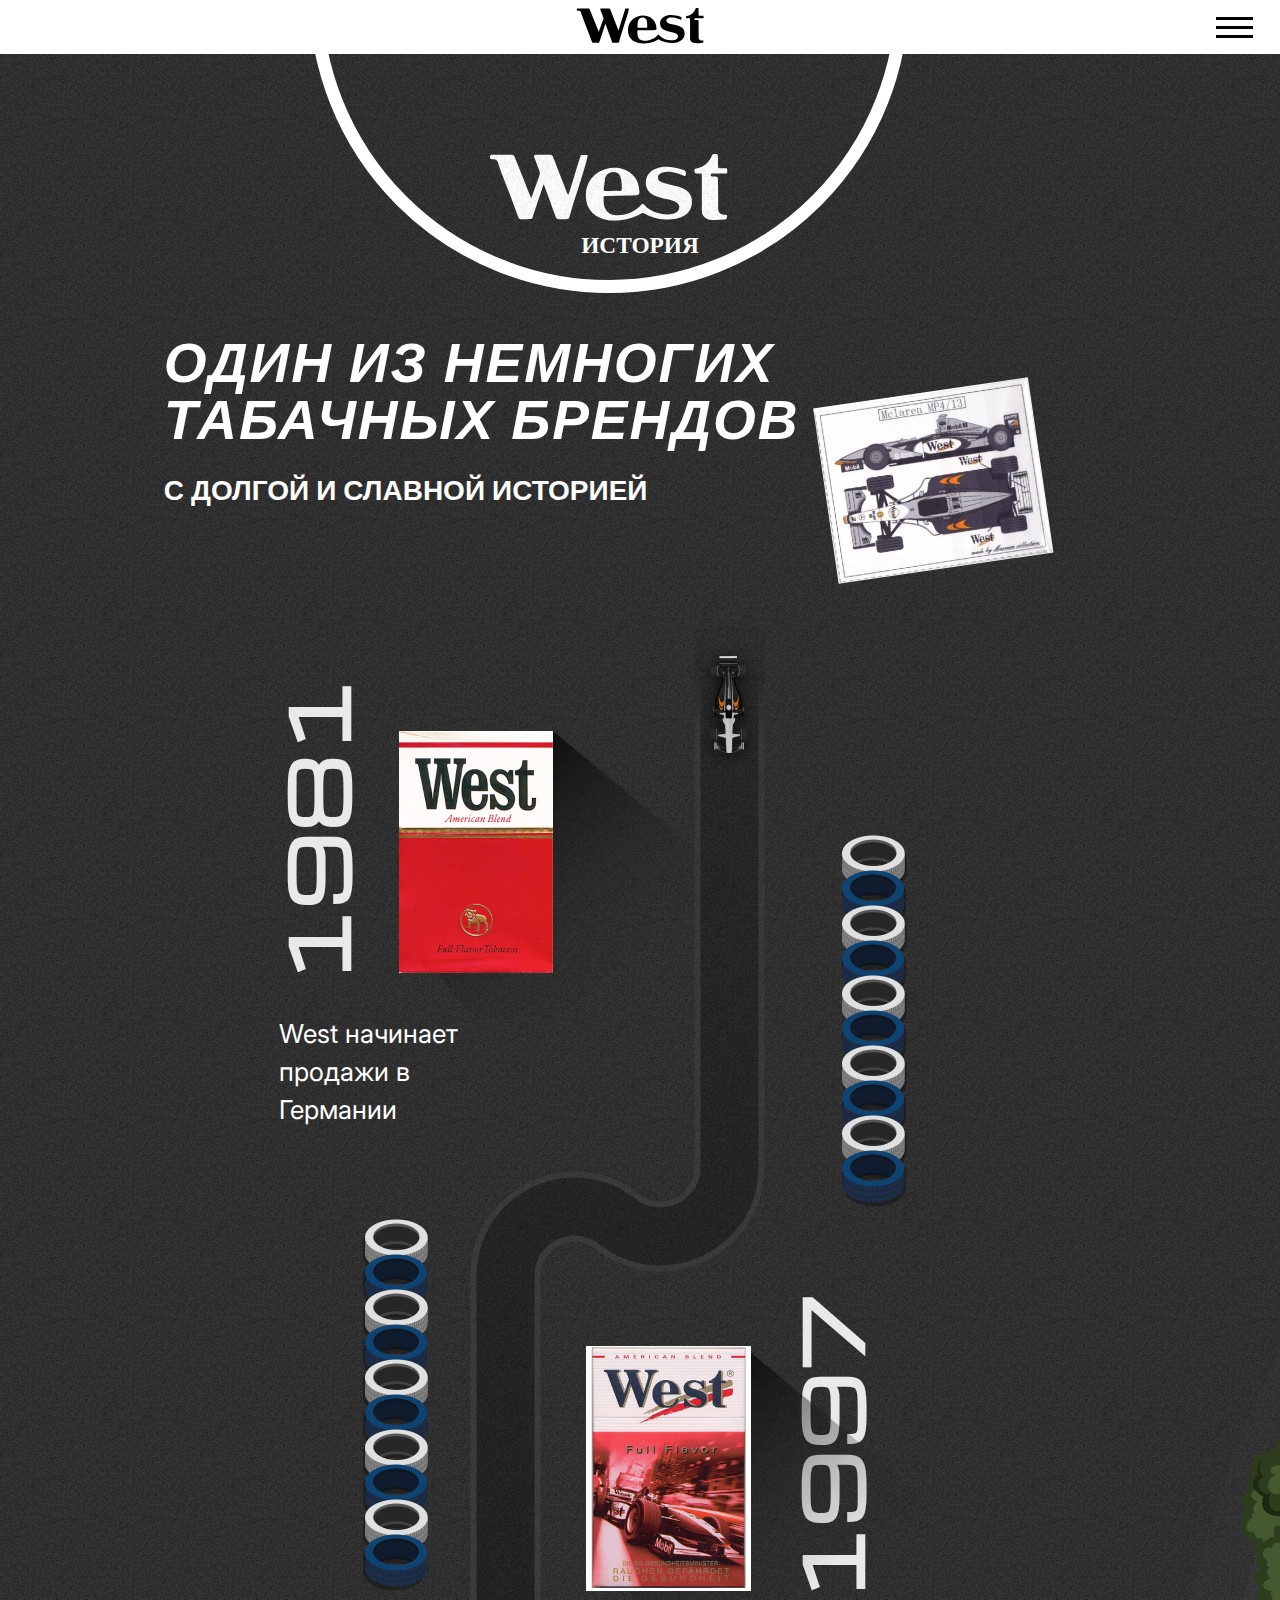
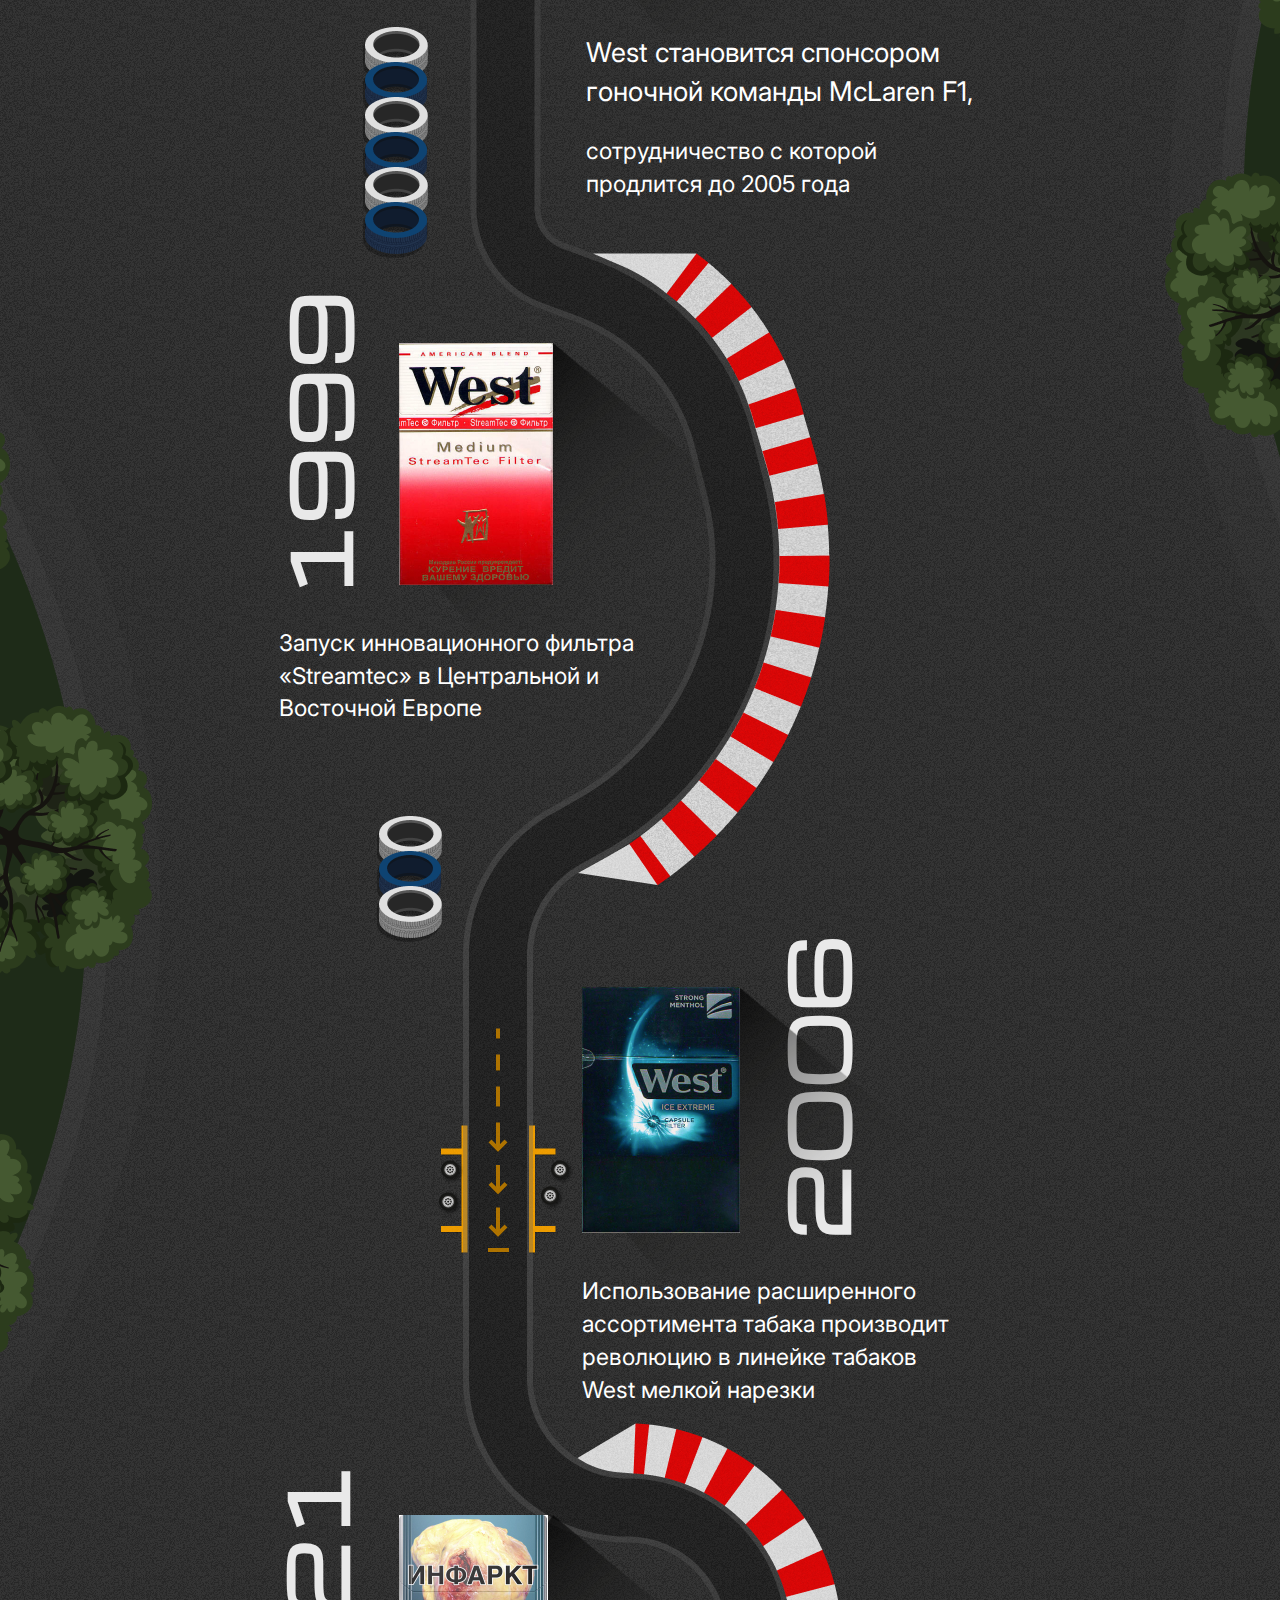
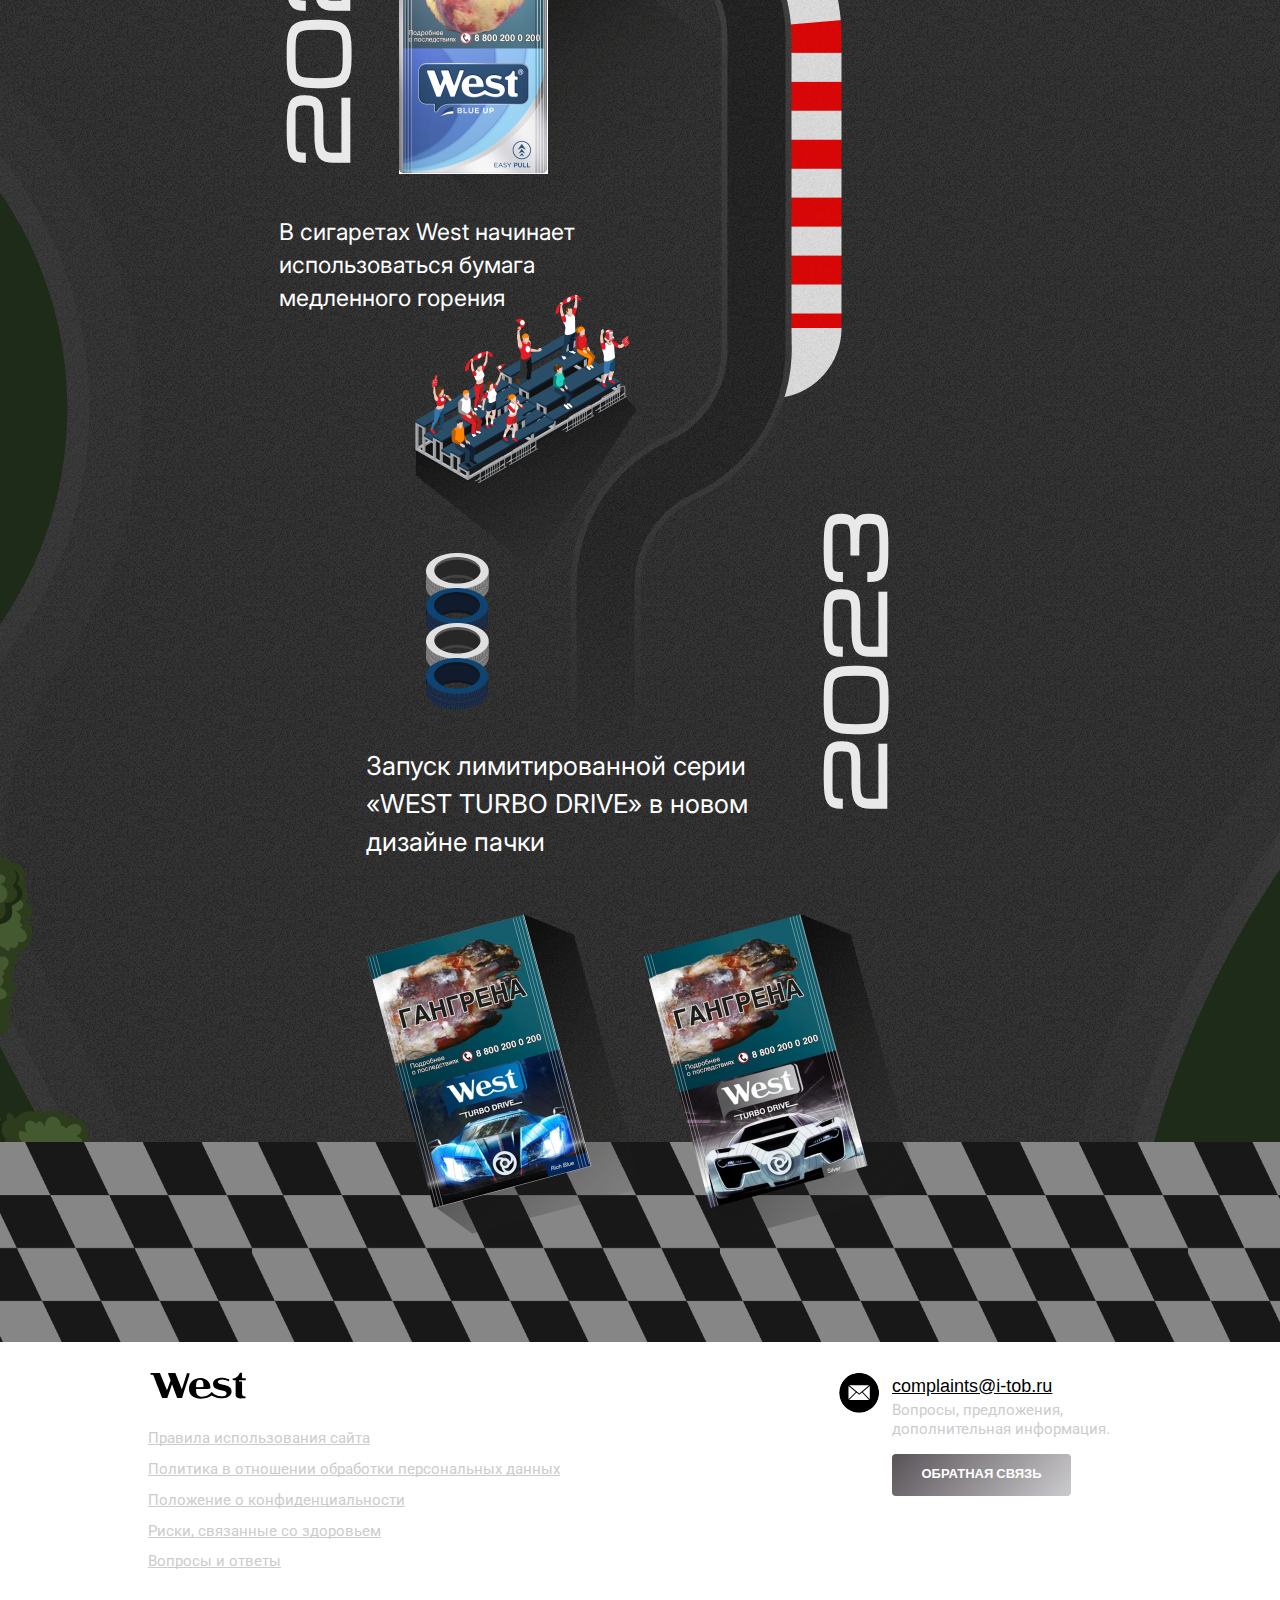
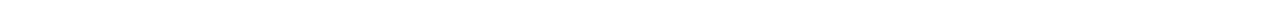
<file: brand.html>
<!DOCTYPE html>
<html lang="en">
<head>
    <meta charset="UTF-8">
    <meta name="viewport" content="width=device-width, initial-scale=1.0">
    <title>О бренде</title>
    <link rel="stylesheet" href="styles/index.css?4">
    <link rel="stylesheet" href="styles/brand.css?5">
</head>
<body>
    <header>
        <div class="header__container">
            <a href="./main.html" class="header__logo">
                <img src="assets/images/logo 2.svg">
            </a>
            <div class="burger">
                <div class="burder-line"></div>
                <div class="burder-line"></div>
                <div class="burder-line"></div>
            </div>
        </div>
        <div class="burger__menu">
            <div class="overlay">
                <div class="buger__conent">
                    <img class="modal__line" src="./assets/backgrounds/re.png">
                    <ul class="burger__list">
                        <li class="burder__list-item">
                            <a href="https://game.west-racing.ru">
                                <span>Начни гонку</span>
                                <div disabled="true" class="burder__button">
                                    <p>за призами
                                        <img src="./assets/images/Arrows.png">
                                    </p>
                                </div>
                       
                            </a>
                            
                        </li>
                        <li class="burder__list-item">
                            <a href="./brand.html">
                                <div class="burder__list-item-text">
                                    <span>О бренде</span>
                                    <p>История West</p>
                                </div>
                                <img src="./assets/images/about_img.png">
                                <img class="stroke" src="./assets/backgrounds/stroke.png">
                            </a>
                            
                        </li>
                        <li class="burder__list-item">
                            <a href="./production.html">
                                <div class="burder__list-item-text">
                                    <span>Продукция</span>
                                    <p>Выбери свой вкус</p>
                                </div>
                                <img src="./assets/images/products_img.png">
                            </a>
                            
                        </li>
                        <li class="burder__list-item">
                            <a href="./news.html">
                                <div class="burder__list-item-text">
                                    <span>Лента</span>
                                    <p>Мир бренда</p>
                                </div>
                                <img src="./assets/images/lenta_img.png">
                                <img class="stroke end" src="./assets/backgrounds/stroke2.png">
                            </a>
                            
                        </li>
                        <li class="burder__list-item">
                            <a href="form.html">
                                <button class="perpl">
                                    обратная связь
                                </button>
                            </a>
                            
                        </li>
                    </ul>
                </div>
            </div>
        </div>
    </header>
    <main class="main">
        <div class="container">
                <section class="main__header">
                    <img class="road-img" src="./assets/images/line.png">
                    <img class="road-img" src="./assets/images/road3.png">
                    <img class="road-img" src="./assets/images/road2.png">
                    <img class="land" src="./assets/packs/Frame 819.png">
                    <a class="main__header-logo">
                        <img src="./assets/images/logow.svg" alt="">
                        <span>ИСТОРИЯ</span>
                    </a>
                    <div class="main__header-circle"></div>
                    <div class="main__header-info">
                        <div>
                            <h1>один из немногих
                                табачных брендов</h1>
                            <span>с долгой и славной историей</span>
                        </div>
                        <div class="main__header-carimg"></div>
                    </div>
                </section>
                <section class="main__info">
                    <img class="road fir" src="./assets/images/race.png">
                    <img class="road sec" src="./assets/backgrounds/road3.png">
                    <img src="./assets/packs/car.png" class="carmob"/>
                    <ul class="main__info-list">
                        <li class="main__info-list-item">
                            <div class="main__info-list-conent">
                                <div class="main__info-list-item__cont">
                                    <div class="info-list-data">
                                        <span>1981</span>
                                    </div>
                                
                                    <img src="./assets/images/pack.jpg" alt>
                                    
                                </div>
                                <p>West начинает продажи в Германии                                </p>
                            </div>
                        </li>
                        <li class="main__info-list-item">
                            <div class="main__info-list-conent">
                                <div class="main__info-list-item__cont">
                                
                                
                                    <img src="./assets/images/pack_img.jpg" alt>
                                    <div class="info-list-data">
                                        <span>1997</span>
                                    </div>
                                </div>
                                <p class="big">West становится спонсором гоночной команды McLaren F1,</p>
                                <p class="main__info-list-item-subtitle">сотрудничество с которой продлится до 2005 года</p>
                            </div>
                            
                        </li>
                        <li class="main__info-list-item">
                            <div class="main__info-list-conent">
                                <div class="main__info-list-item__cont">
                                    <div class="info-list-data">
                                        <span>1999</span>
                                    </div>
                                
                                    <img src="./assets/images/pack_img1.jpg" alt>
                                    
                                </div>
                                <p class="main__info-list-item-subtitle">Запуск инновационного фильтра «Streamtec» в Центральной
                                    и Восточной Европе</p>
                            
                            </div>
                        </li>
                        <li class="main__info-list-item">
                            <div class="main__info-list-conent">
                                <div class="main__info-list-item__cont">
                                    
                                
                                    <img src="./assets/images/pack_img3.jpg" alt>
                                    <div class="info-list-data">
                                        <span>2006</span>
                                    </div>
                                </div>
                                <p class="main__info-list-item-subtitle">Использование расширенного ассортимента табака производит революцию в линейке табаков West мелкой нарезки</p>
                            
                            </div>
                        </li>
                        <li class="main__info-list-item">
                            <div class="main__info-list-conent">
                                <div class="main__info-list-item__cont">
                                
                                    <div class="info-list-data">
                                        <span>2021</span>
                                    </div>
                                    <img src="./assets/images/pack_img4.jpg" alt>
                                    
                                </div>
                                <p class="main__info-list-item-subtitle">В сигаретах West начинает использоваться бумага медленного горения</p>
                            
                            </div>
                        </li>
                        <li class="main__info-list-item">
                            <div class="main__info-list-conent">
                                <div class="main__info-list-item__cont">
                                
                                    
                                    <p>Запуск лимитированной серии «WEST TURBO DRIVE»
                                        в новом дизайне пачки</p>
                                    <div class="info-list-data">
                                        <span>2023</span>
                                    </div>
                                </div>
                                <div class="main__down-list-item-imgs">
                                    <img src="./assets/images/pack_shadow.png">
                                    <img src="./assets/images/pack_shadow2.png">
                                </div>
                                
                            
                            </div>
                        </li>
                    </ul>
                    <div class="finish__lines"></div>
                    
                </section>
                <section class="footer">

                </section>
                <section class="background">
                    <!-- <img src="./assets/images/road1.png">
                    <img src="./assets/images/road2.png">
                    <img src="./assets/images/road3.png">
                    <img src="./assets/images/land1.png">
                    <img src="./assets/images/land2.png"> -->
                </section>
            </div>
            <div class="back"></div>
    </main>
    <footer class="footer">
        <div class="container">
            <ul class="footer__list">
                <li class="footer__list-item">
                    <img class="footer__logo" src="./assets/images/logo 2.svg">
                    <a href="#">Правила использования сайта</a>
                    <a href="#">Политика в отношении обработки персональных данных</a>
                    <a href="#">Положение о конфиденциальности</a>
                    <a href="#">Риски, связанные со здоровьем</a>
                    <a href="#">Вопросы и ответы</a>
                </li>
                <li class="footer__list-item">
                    <div class="footer__icon">
                        <img src="./assets/icons/icon.svg">
                    </div>
                    <div class="footer__list-item-text ">
                        <span>complaints@i-tob.ru</span>
                        <p>Вопросы, предложения, дополнительная информация.</p>
                        <a href="./form.html">обратная связь</a>
                    </div>
                </li>
            </ul>
        </div>
    </footer>
    <script src="script/scroll.js"></script>
    <script>
        const urlParams = new URLSearchParams(window.location.search)
const accessToken = urlParams.get('access_token')
if (accessToken) {
    const links = document.querySelectorAll('a')
    links.forEach(link => {
        const href = link.getAttribute('href')
        link.setAttribute('href', `${href}?access_token=${accessToken}`) 
    });
} else {
    const links = document.querySelectorAll('.game__button')
    links.forEach(link => {
        link.setAttribute('href', 'https://t.me/WestRu_bot?start=utmSource-website')
    });
}
    </script>
    <script>
        const car = document.querySelector('.carmob');
        let speed = 0.05;

        let triger_f = 200;
        let triger_s = 520;
        let triger_t = 616;
        let triger_fr = 616;
        let triger_fiv = 750;
        let triger_six = 1220;
        let triger_sev = 1320;
        let triger_ev = 1589;
        let triger_nin = 1878;
        let triger_ten = 2004;
        let triger_el = 2450;
        let triger_tw = 2691;
        let triger_tt = 2900;
        let triger_qw = 3225;
        let triger_fi = 3300;
        let triger_end = 3423;
        let scrollY
        document.addEventListener('scroll', function (event) {
            if (scrollY > window.pageYOffset) return;
            scrollY = window.pageYOffset;
            let radius = 150 / 2 - car.offsetWidth / 2;
            if( scrollY > 3465) {

            } else
            if( scrollY > triger_end + 2) {
                car.style.top =  scrollY - 545 + 'px';
                car.style.left = 152 + 'px';
                car.style.transform = `rotate(${0}deg)`;
            } else
            if( scrollY > triger_fi + 20) {
                let radius = 455 / 2 - car.offsetWidth / 2;
                const angle = (-scrollY / 360) * 211 + 27;
                const x = 710 / 2 + radius * Math.cos(angle * Math.PI / 180);
                const y = 5750 / 2 + radius * Math.sin(angle * Math.PI / 180);

                car.style.transform = `rotate(${angle-180}deg)`;

                car.style.left = `${x}px`;
                car.style.top = `${y}px`;
            } else
            if(scrollY > triger_qw) {
                let radius = 270 / 2 - car.offsetWidth / 2;
                const angle = (scrollY / 360) * 205.5 - 42;
                const x = 378 / 2 + radius * Math.cos(angle * Math.PI / 180);
                const y = 5216 / 2 + radius * Math.sin(angle * Math.PI / 180);

                car.style.transform = `rotate(${angle}deg)`;

                car.style.left = `${x}px`;
                car.style.top = `${y}px`;
            } else
            if(scrollY > triger_tt) {
                car.style.top =  scrollY - 620 + 'px';
                car.style.left = 300 + 'px';
                car.style.transform = `rotate(${0}deg)`;
            } else
            if(scrollY > triger_tw) {
                let radius = 305 / 2 - car.offsetWidth / 2;
                const angle = (scrollY / 360) * 165 + 110;
                const x = 340 / 2 + radius * Math.cos(angle * Math.PI / 180);
                const y = 4555 / 2 + radius * Math.sin(angle * Math.PI / 180);
                
                car.style.transform = `rotate(${angle}deg)`;

                car.style.left = `${x}px`;
                car.style.top = `${y}px`;
            } else
            if(scrollY > triger_el) {
                let radius = 255 / 2 - car.offsetWidth / 2;
                const angle = (-scrollY / 360) * 135 + 18;
                const x = 300 / 2 + radius * Math.cos(angle * Math.PI / 180);
                const y = 4080 / 2 + radius * Math.sin(angle * Math.PI / 180);

                car.style.transform = `rotate(${angle-180}deg)`;

                car.style.left = `${x}px`;
                car.style.top = `${y}px`;
            } else
            if(scrollY > triger_ten + 9) {
                car.style.top =  scrollY - 405 + 'px';
                car.style.left = 48 + 'px';
                car.style.transform = `rotate(${0}deg)`;
            } else
            if(scrollY > triger_nin + 10) {
                let radius = 335 / 2 - car.offsetWidth / 2;
                const angle = (-scrollY / 360) * 176 + 84;
                const x = 390 / 2 + radius * Math.cos(angle * Math.PI / 180);
                const y = 3215 / 2 + radius * Math.sin(angle * Math.PI / 180);

                car.style.transform = `rotate(${angle - 180}deg)`;

                car.style.left = `${x}px`;
                car.style.top = `${y}px`;
            } else
            if(scrollY > triger_ev) {
                let radius = 690 / 2 - car.offsetWidth / 2;
                const angle = (scrollY / 360) * 88 - 40;
                const x = -50 / 2 + radius * Math.cos(angle * Math.PI / 180);
                const y = 2400 / 2 + radius * Math.sin(angle * Math.PI / 180);
                console.log(123);
                car.style.transform = `rotate(${angle}deg)`;

                car.style.left = `${x}px`;
                car.style.top = `${y}px`;
            } else
            if(scrollY > triger_sev+ 15) {
                let radius = 610 / 2 - car.offsetWidth / 2;
                const angle = (scrollY / 360) * 89 - 45;
                const x = 33 / 2 + radius * Math.cos(angle * Math.PI / 180);
                const y = 2373 / 2 + radius * Math.sin(angle * Math.PI / 180);
       
                car.style.transform = `rotate(${angle}deg)`;

                car.style.left = `${x}px`;
                car.style.top = `${y}px`;
            } else
            if(scrollY > triger_six+ 25) {
                let radius = 185 / 2 - car.offsetWidth / 2;
                const angle = (-scrollY / 360) * 280 + 68;
                const x = 243 / 2 + radius * Math.cos(angle * Math.PI / 180);
                const y = 1695 / 2 + radius * Math.sin(angle * Math.PI / 180);

                car.style.transform = `rotate(${angle - 180}deg)`;

                car.style.left = `${x}px`;
                car.style.top = `${y}px`;
            } else
            if(scrollY > triger_fiv + 15) {
                car.style.top =  scrollY - 407 + 'px';
                car.style.left = 57 + 'px';
                car.style.transform = `rotate(${0}deg)`;
            } else
            if(scrollY > triger_fr + 27) {
                let radius = 240 / 2 - car.offsetWidth / 2;
                const angle = (-scrollY / 360) * 350 + 205;
                const x = 305 / 2 + radius * Math.cos(angle * Math.PI / 180);
                const y = 713 / 2 + radius * Math.sin(angle * Math.PI / 180);

                car.style.transform = `rotate(${angle-180}deg)`;

                car.style.left = `${x}px`;
                car.style.top = `${y}px`;
            } else
            if(scrollY > triger_t + 200) {
                const angle = (scrollY / 360) * 350 + 265;
                const x = 400 / 2 + radius * Math.cos(angle * Math.PI / 180);
                const y = 460 / 2 + radius * Math.sin(angle * Math.PI / 180);

                car.style.transform = `rotate(${angle}deg)`

                car.style.left = `${x}px`;
                car.style.top = `${y}px`;
            } else
            if(scrollY > triger_s) {
                const angle = (scrollY / 360) * 350 + 210;
                const x = 440 / 2 + radius * Math.cos(angle * Math.PI / 180);
                const y = 450 / 2 + radius * Math.sin(angle * Math.PI / 180);

                car.style.transform = `rotate(${angle}deg)`

                car.style.left = `${x}px`;
                car.style.top = `${y}px`;
            } else
            if(scrollY > triger_f) {
                car.style.top =  scrollY - 300 + 'px';
            }
        });
    </script>
</body>
</html>
</file>
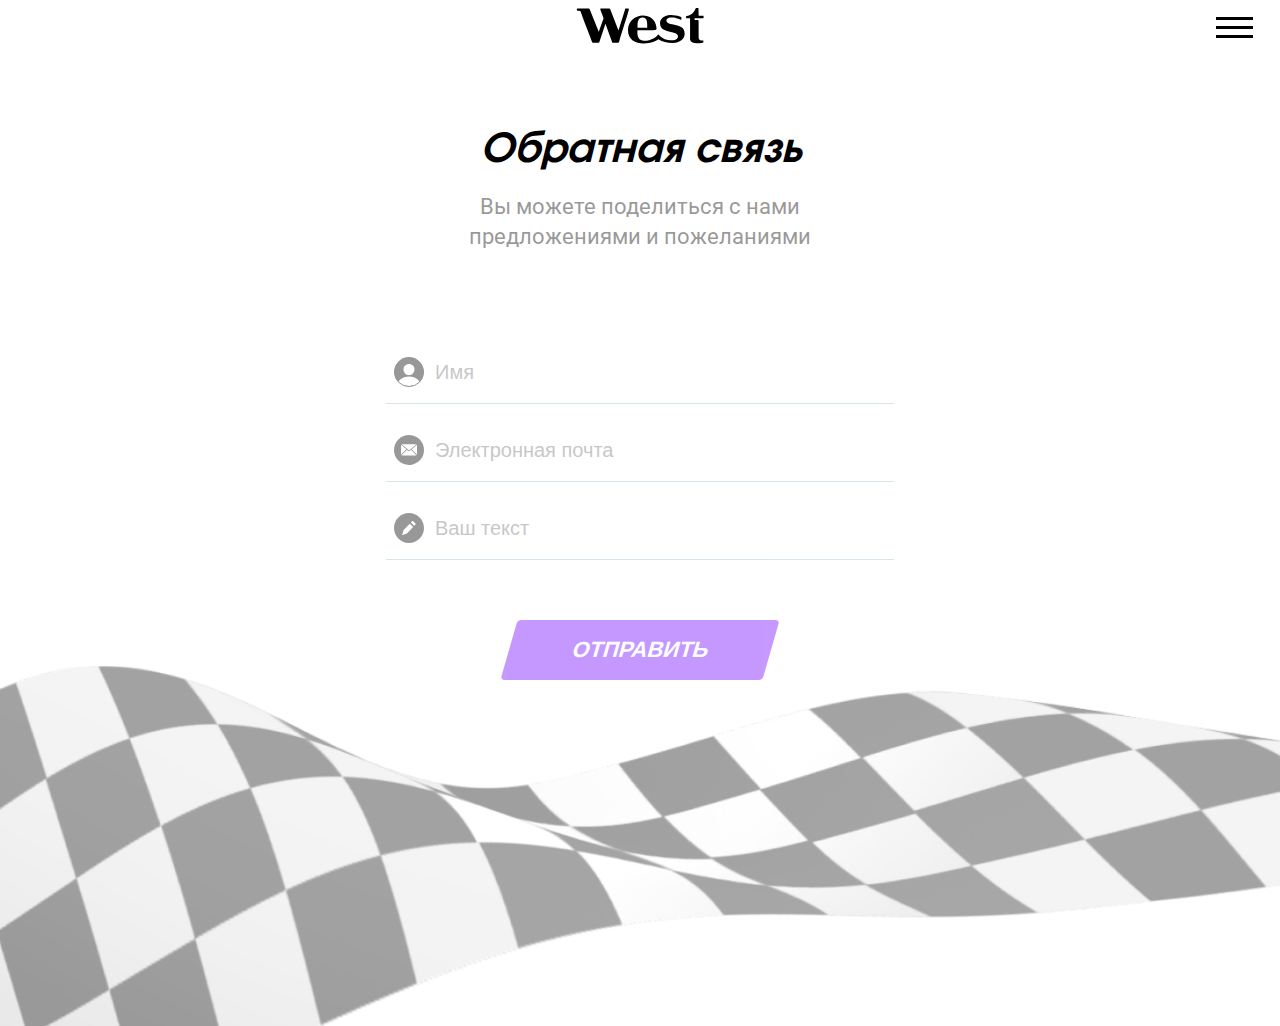
<file: form.html>
<!DOCTYPE html>
<html lang="en">
<head>
    <meta charset="UTF-8">
    <meta name="viewport" content="width=device-width, initial-scale=1.0">
    <title>Обратная связь</title>
    <link rel="stylesheet" href="fonts/fonts/fonts.css">
    <link rel="stylesheet" href="styles/index.css?5">
    <link rel="stylesheet" href="styles/form.css?6">
</head>
<body>
    <header>
        <div class="header__container">
            <a href="./main.html" class="header__logo">
                <img src="assets/images/logo 2.svg">
            </a>
            <div class="burger">
                <div class="burder-line"></div>
                <div class="burder-line"></div>
                <div class="burder-line"></div>
            </div>
        </div>
        <div class="burger__menu">
            <div class="overlay">
                <div class="buger__conent">
                    <img class="modal__line" src="./assets/backgrounds/re.png">
                    <ul class="burger__list">
                        <li class="burder__list-item">
                            <a href="https://game.west-racing.ru">
                                <span>Начни гонку</span>
                                <div disabled="true" class="burder__button">
                                    <p>за призами
                                        <img src="./assets/images/Arrows.png">
                                    </p>
                                </div>
                       
                            </a>
                            
                        </li>
                        <li class="burder__list-item">
                            <a href="./brand.html">
                                <div class="burder__list-item-text">
                                    <span>О бренде</span>
                                    <p>История West</p>
                                </div>
                                <img src="./assets/images/about_img.png">
                                <img class="stroke" src="./assets/backgrounds/stroke.png">
                            </a>
                            
                        </li>
                        <li class="burder__list-item">
                            <a href="./production.html">
                                <div class="burder__list-item-text">
                                    <span>Продукция</span>
                                    <p>Выбери свой вкус</p>
                                </div>
                                <img src="./assets/images/products_img.png">
                            </a>
                            
                        </li>
                        <li class="burder__list-item">
                            <a href="./news.html">
                                <div class="burder__list-item-text">
                                    <span>Лента</span>
                                    <p>Мир бренда</p>
                                </div>
                                <img src="./assets/images/lenta_img.png">
                                <img class="stroke end" src="./assets/backgrounds/stroke2.png">
                            </a>
                            
                        </li>
                        <li class="burder__list-item">
                            <a href="form.html">
                                <button class="perpl">
                                    обратная связь
                                </button>
                            </a>
                            
                        </li>
                    </ul>
                </div>
            </div>
        </div>
    </header>
    <main class="main">
        <div class="container">
            <section class="form__body">
                <h1 class="form-header">Обратная связь</h1>
                <p class="header-subtitle form-header">Вы можете поделиться с нами предложениями и пожеланиями</p>
                <form id="myForm">
                    <div class="input-icon unactive">
                        <img src="./assets/icons/name_icon.svg" alt="Иконка 1">
                        <input type="text" name="name" id="name" placeholder="Имя">
                    </div>
                    <div class="input-icon unactive">
                        <img src="./assets/icons/mail_icon.svg" alt="Иконка 2">
                        <input type="text" name="email" id="email" placeholder="Электронная почта">
                    </div>
                    <div class="input-icon unactive">
                        <img src="./assets/icons/text_icon.svg" alt="Иконка 3">
                        <input type="text" name="email" class="text" placeholder="Ваш текст">
                        <textarea name="message" rows="4" class="text" placeholder="Ваш текст"></textarea>
                    </div>
                    
                </form>
                <p class="succses-message">Ваше сообщение
                    успешно отправлено</p>
                <button class="unactive button" type="submit"><span>Отправить</span></button>
            </section>
        </div>
        <div class="flag unactive"></div>
    </main>
    <script src="script/scroll.js"></script>
    <script>
        const formsInput = document.querySelectorAll('.input-icon input');
        const button = document.querySelector('.button');
        let activeCount = 0;
        const textarea = document.querySelector('textarea');
    
        function updateActiveState() {
            if (activeCount === 3) {
                document.querySelector('.flag').classList.remove('unactive');
                button.classList.remove('unactive');
            } else {
                document.querySelector('.flag').classList.add('unactive');
                button.classList.add('unactive');
            }
        }
    
        textarea.addEventListener('input', function() {
            const textareaContainer = document.querySelectorAll('.input-icon')[2];
            if (textareaContainer.classList.contains('unactive')) {
                activeCount++;
                textareaContainer.classList.remove('unactive');
            }
            updateActiveState();
        });

        textarea.addEventListener('blur', function() {
                if (textarea.value === '' || textarea.value === ' ') {
                    const inputContainer = document.querySelectorAll('.input-icon')[2];
                    if (!inputContainer.classList.contains('unactive')) {
                        inputContainer.classList.add('unactive');
                        activeCount--;
                    }
                    updateActiveState();
                }
            });
    
        formsInput.forEach((el, index) => {
            el.addEventListener('input', function() {
                const inputContainer = document.querySelectorAll('.input-icon')[index];
                if (inputContainer.classList.contains('unactive')) {
                    activeCount++;
                    inputContainer.classList.remove('unactive');
                }
                updateActiveState();
            });
    
            el.addEventListener('blur', function() {
                if (el.value === '' || el.value === ' ') {
                    const inputContainer = document.querySelectorAll('.input-icon')[index];
                    if (!inputContainer.classList.contains('unactive')) {
                        inputContainer.classList.add('unactive');
                        activeCount--;
                    }
                    updateActiveState();
                }
            });
        });
        let isSend = false;
        document.querySelector('.form__body button').addEventListener('click', function(event) {
            event.preventDefault();
    
            const text = document.getElementById('name').value;
            const email = document.getElementById('email').value;
            const message = document.querySelectorAll('.text')[0].value || document.querySelectorAll('.text')[1].value;
            
            if(isSend) {
                document.querySelector('.succses-message').style.display = 'none';
                document.getElementById('myForm').style.display = 'block'
                document.querySelectorAll('.form-header')[0].style.display = 'block';
                document.querySelectorAll('.form-header')[1].style.display = 'block';
                document.querySelector('.button').textContent = 'отправить';
                isSend = false;
            }
            else {
                const formData = { text, email, message };
            console.log(JSON.stringify(formData));
    
            fetch('https://west-racing.ru/api/contact/', { 
                method: 'POST',
                headers: {
                    'Content-Type': 'application/json'
                },
                body: JSON.stringify(formData)
            })
            .then(response => response.json())
            .then(data => {
                console.log('Success:', data);
                document.querySelector('.succses-message').style.display = 'block';
                document.getElementById('myForm').style.display = 'none'
                document.querySelectorAll('.form-header')[0].style.display = 'none';
                document.querySelectorAll('.form-header')[1].style.display = 'none';
                document.querySelector('.button').textContent = 'закрыть';
                isSend = true;
            })
            .catch(error => {
                console.error('Error:', error);
            });
            }
    
            
        });
    
    </script>
    <script>
        const urlParams = new URLSearchParams(window.location.search)
const accessToken = urlParams.get('access_token')
if (accessToken) {
    const links = document.querySelectorAll('a')
    links.forEach(link => {
        const href = link.getAttribute('href')
        link.setAttribute('href', `${href}?access_token=${accessToken}`) 
    });
} else {
    const links = document.querySelectorAll('.game__button')
    links.forEach(link => {
        link.setAttribute('href', 'https://t.me/WestRu_bot?start=utmSource-website')
    });


}

document.addEventListener('click', function(event) {
    if (!event.target.closest('.input-icon') && !event.target.closest('textarea')) {
        document.activeElement.blur();
    }
});
    </script>
</body>
</html>
</file>
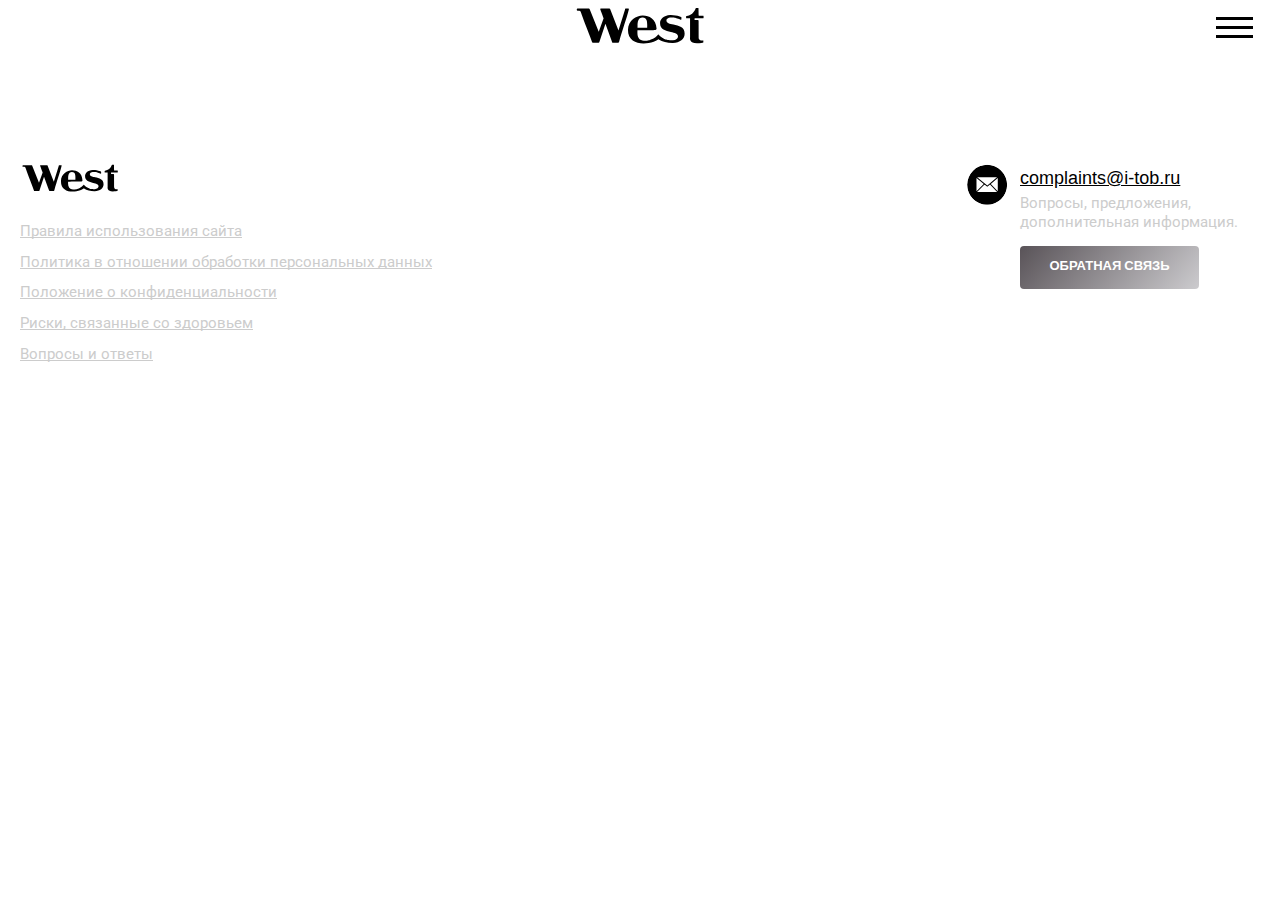
<file: news.html>
<!DOCTYPE html>
<html lang="en">
<head>
    <meta charset="UTF-8">
    <meta name="viewport" content="width=device-width, initial-scale=1.0">
    <title>Лента</title>
    <link rel="stylesheet" href="styles/index.css?4">
    <link rel="stylesheet" href="./styles/news.css?5">
</head>
<body>
    <header>
        <div class="header__container">
            <a href="./main.html" class="header__logo">
                <img src="assets/images/logo 2.svg">
            </a>
            <div class="burger">
                <div class="burder-line"></div>
                <div class="burder-line"></div>
                <div class="burder-line"></div>
            </div>
        </div>
        <div class="burger__menu">
            <div class="overlay">
                <div class="buger__conent">
                    <img class="modal__line" src="./assets/backgrounds/re.png">
                    <ul class="burger__list">
                        <li class="burder__list-item">
                            <a href="https://game.west-racing.ru">
                                <span>Начни гонку</span>
                                <div disabled="true" class="burder__button">
                                    <p>за призами
                                        <img src="./assets/images/Arrows.png">
                                    </p>
                                </div>
                       
                            </a>
                            
                        </li>
                        <li class="burder__list-item">
                            <a href="./brand.html">
                                <div class="burder__list-item-text">
                                    <span>О бренде</span>
                                    <p>История West</p>
                                </div>
                                <img src="./assets/images/about_img.png">
                                <img class="stroke" src="./assets/backgrounds/stroke.png">
                            </a>
                            
                        </li>
                        <li class="burder__list-item">
                            <a href="./production.html">
                                <div class="burder__list-item-text">
                                    <span>Продукция</span>
                                    <p>Выбери свой вкус</p>
                                </div>
                                <img src="./assets/images/products_img.png">
                            </a>
                            
                        </li>
                        <li class="burder__list-item">
                            <a href="./news.html">
                                <div class="burder__list-item-text">
                                    <span>Лента</span>
                                    <p>Мир бренда</p>
                                </div>
                                <img src="./assets/images/lenta_img.png">
                                <img class="stroke end" src="./assets/backgrounds/stroke2.png">
                            </a>
                            
                        </li>
                        <li class="burder__list-item">
                            <a href="form.html">
                                <button class="perpl">
                                    обратная связь
                                </button>
                            </a>
                            
                        </li>
                    </ul>
                </div>
            </div>
        </div>
    </header>
    <main class="main">
        <div class="container">
            <div class="news">
                <div id="articles"></div>
                <div id="pagination"></div>
            </div>
            
        </div>
        
    </main>
    <footer class="footer">
        <div class="container">
            <ul class="footer__list">
                <li class="footer__list-item">
                    <img class="footer__logo" src="./assets/images/logo 2.svg">
                    <a href="#">Правила использования сайта</a>
                    <a href="#">Политика в отношении обработки персональных данных</a>
                    <a href="#">Положение о конфиденциальности</a>
                    <a href="#">Риски, связанные со здоровьем</a>
                    <a href="#">Вопросы и ответы</a>
                </li>
                <li class="footer__list-item">
                    <div class="footer__icon">
                        <img src="./assets/icons/icon.svg">
                    </div>
                    <div class="footer__list-item-text ">
                        <span>complaints@i-tob.ru</span>
                        <p>Вопросы, предложения, дополнительная информация.</p>
                        <a href="./form.html">обратная связь</a>
                    </div>
                </li>
            </ul>
        </div>
    </footer>
    <script src="script/scroll.js"></script>
    <script>
        const itemsPerPage = 3;
        let currentPage = 1;
        let articles = [];
        
        async function fetchArticles() {
            try {
                const response = await fetch('https://west-racing.ru/api/journal/');
                articles = await response.json();
                renderPage(currentPage);
                renderPagination();
            } catch (error) {
                console.error('Error fetching articles:', error);
            }
        }
        
        function renderPage(page) {
    const start = (page - 1) * itemsPerPage;
    const end = page * itemsPerPage;
    const pageItems = articles.slice(start, end);

    const articlesDiv = document.getElementById('articles');
    articlesDiv.innerHTML = pageItems.map(article => {
        
        const imageUrl = article.image ? `https://west-racing.ru/${article.image}` : '';
        const date = article.date || '';
        const title = article.title || '';
        const subheader = article.subheader || '';
        const header = article.header || '';
        const content = article.content || '';

        // Render the article HTML
        return `
            <div class="new">
                <div class="new__header-content">
                    <p class="date">${date}</p>
                    <h3 class="new__header">${title}</h3>
                </div>
                <div class="new__image-container">
                    <img class="new__image" src="${imageUrl}" alt="${header}">
                </div>
                <div class="new__body">
                    <div class="new__body-container">
                        <p class="new__body-subheader">${subheader}</p>
                        <h2 class="new__body-header">${header}</h2>
                        <p class="new__body-content">${content}</p>
                    </div>
                    <div class="line"></div>
                    <div class="line"></div>
                </div>
            </div>
        `;
    }).join('');
}

        
        function renderPagination() {
            const pageCount = Math.ceil(articles.length / itemsPerPage);
            const paginationDiv = document.getElementById('pagination');
            paginationDiv.innerHTML = '';
        
            const prevArrow = document.createElement('span');
            prevArrow.innerHTML = `<img style="transform:rotate(180deg)" src="./assets/icons/arr.svg"/>`;
            prevArrow.classList.add('pagination-arrow');
            if (currentPage === 1) {
                prevArrow.classList.add('disabled');
                prevArrow.classList.add('end');
            }
            prevArrow.addEventListener('click', () => {
                if (currentPage > 1) {
                    currentPage--;
                    renderPage(currentPage);
                    renderPagination();
                }
            });
            paginationDiv.appendChild(prevArrow);
        
            for (let i = 1; i <= pageCount; i++) {
                const pageItem = document.createElement('span');
                pageItem.textContent = i;
                pageItem.classList.add('page-item');
                if (i === currentPage) {
                    pageItem.classList.add('active');
                }
                pageItem.addEventListener('click', () => {
                    currentPage = i;
                    renderPage(currentPage);
                    renderPagination();
                });
                paginationDiv.appendChild(pageItem);
            }
        
            const nextArrow = document.createElement('span');
            nextArrow.innerHTML = `<img src="./assets/icons/arr.svg"/>`;
            nextArrow.classList.add('pagination-arrow');
            if (currentPage === pageCount) {
                nextArrow.classList.add('disabled');
                nextArrow.classList.add('end');
            } else {
                nextArrow.classList.remove('end');
            }
            nextArrow.addEventListener('click', () => {
                if (currentPage < pageCount) {
                    currentPage++;
                    renderPage(currentPage);
                    renderPagination();
                }
            });
            paginationDiv.appendChild(nextArrow);
        }
        
        fetchArticles();

        const urlParams = new URLSearchParams(window.location.search)
        const accessToken = urlParams.get('access_token')
        if (accessToken) {
            const links = document.querySelectorAll('a')
            links.forEach(link => {
                const href = link.getAttribute('href')
                link.setAttribute('href', `${href}?access_token=${accessToken}`) 
            });
        } else {
            const links = document.querySelectorAll('.game__button')
            links.forEach(link => {
                link.setAttribute('href', 'https://t.me/WestRu_bot?start=utmSource-website')
            });
        }
        </script>
        
</body>
</html>
</file>
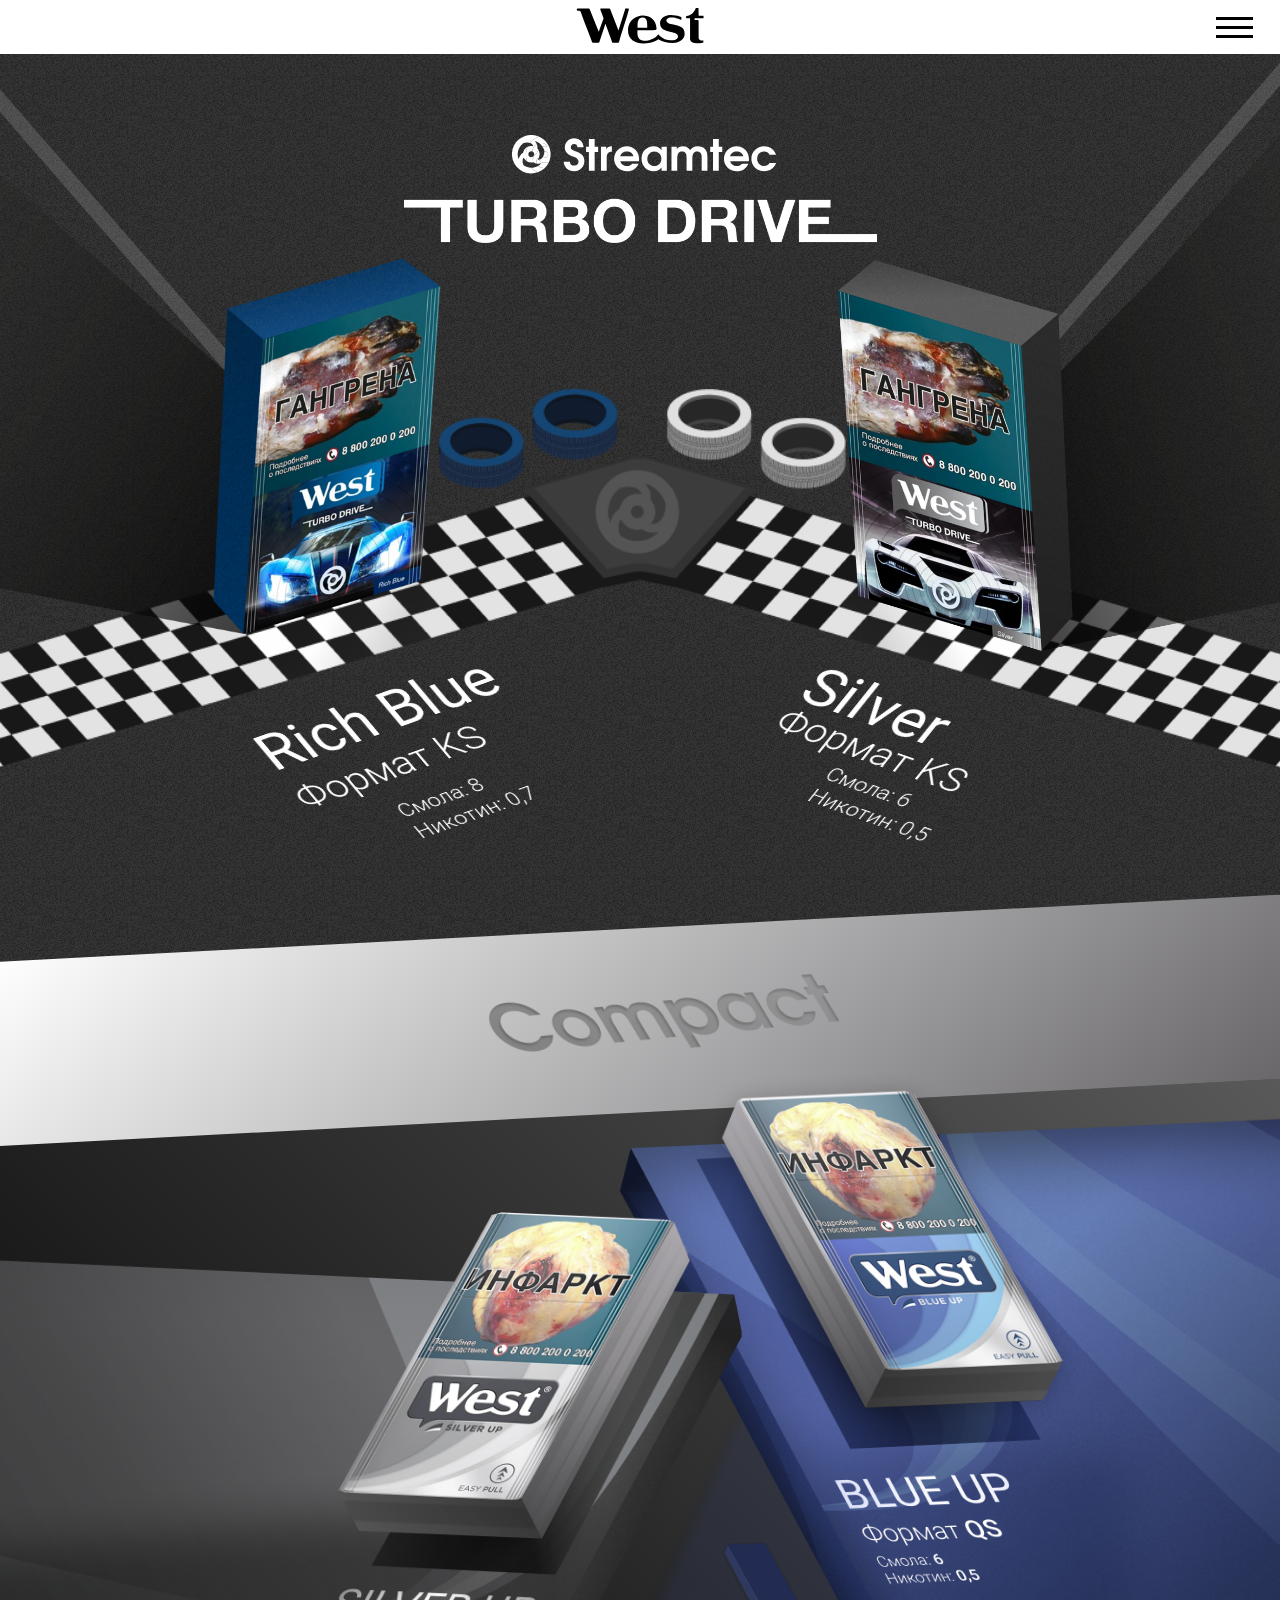
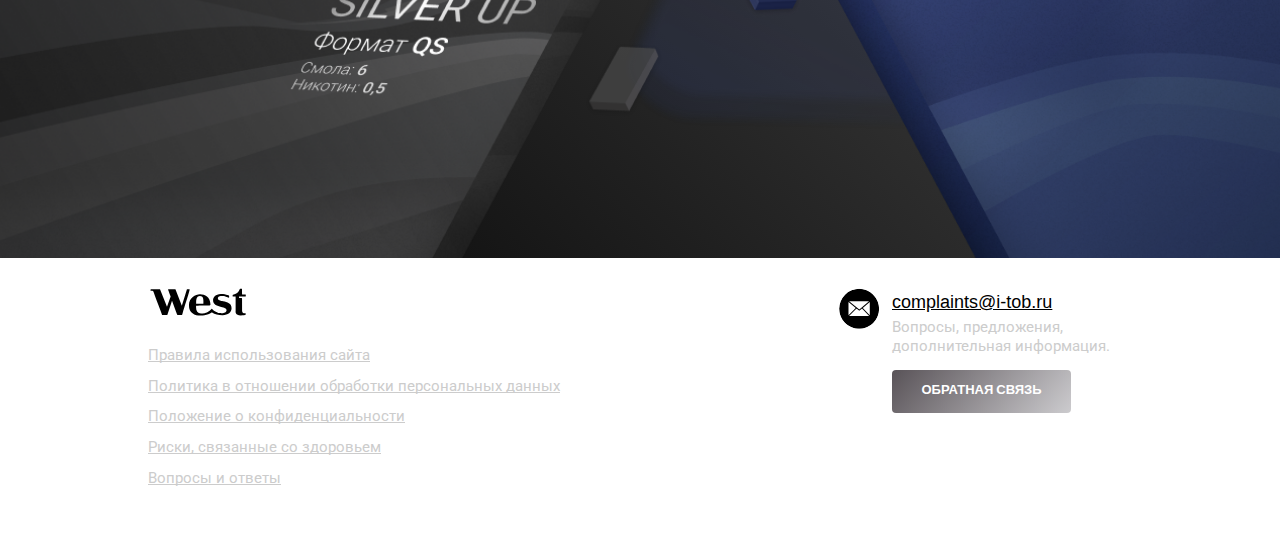
<file: production.html>
<!DOCTYPE html>
<html lang="en">
<head>
    <meta charset="UTF-8">
    <meta name="viewport" content="width=device-width, initial-scale=1.0">
    <title>Продукция</title>
    <link rel="stylesheet" href="styles/index.css?3">
    <link rel="stylesheet" href="styles/turbodrive.css?10">
</head>
<body>
    <header>
        <div class="header__container">
            <a href="./main.html" class="header__logo">
                <img src="assets/images/logo 2.svg">
            </a>
            <div class="burger">
                <div class="burder-line"></div>
                <div class="burder-line"></div>
                <div class="burder-line"></div>
            </div>
        </div>
        <div class="burger__menu">
            <div class="overlay">
                <div class="buger__conent">
                    <img class="modal__line" src="./assets/backgrounds/re.png">
                    <ul class="burger__list">
                        <li class="burder__list-item">
                            <a href="https://game.west-racing.ru">
                                <span>Начни гонку</span>
                                <div disabled="true" class="burder__button">
                                    <p>за призами
                                        <img src="./assets/images/Arrows.png">
                                    </p>
                                </div>
                            </a>
                        </li>
                        <li class="burder__list-item">
                            <a href="./brand.html">
                                <div class="burder__list-item-text">
                                    <span>О бренде</span>
                                    <p>История West</p>
                                </div>
                                <img src="./assets/images/about_img.png">
                                <img class="stroke" src="./assets/backgrounds/stroke.png">
                            </a>
                            
                        </li>
                        <li class="burder__list-item">
                            <a href="./production.html">
                                <div class="burder__list-item-text">
                                    <span>Продукция</span>
                                    <p>Выбери свой вкус</p>
                                </div>
                                <img src="./assets/images/products_img.png">
                            </a>
                            
                        </li>
                        <li class="burder__list-item">
                            <a href="./news.html">
                                <div class="burder__list-item-text">
                                    <span>Лента</span>
                                    <p>Мир бренда</p>
                                </div>
                                <img src="./assets/images/lenta_img.png">
                                <img class="stroke end" src="./assets/backgrounds/stroke2.png">
                            </a>
                            
                        </li>
                        <li class="burder__list-item">
                            <a href="form.html">
                                <button class="perpl">
                                    обратная связь
                                </button>
                            </a>
                            
                        </li>
                    </ul>
                </div>
            </div>
        </div>
    </header>
        <main class="main">
            <section class="first__screen">
                <div class="container">
                    <div class="line"></div>
                    <div class="line"></div>
                    <div class="main__logo">
                        <img src="./assets/images/Streamtec_logo.svg" alt="">
                        <img src="./assets/images/TURBO DRIVE.png" alt="">
                    </div>
                    <img class="line-white linebw" src="./assets/packs/line.png">
                    <img class="line-blue linebw" src="./assets/packs/lineb.png">
                    <div class="main__down-text">
                        <ul class="main__down-list">
                            <li class="main__down-list-item">
                                <h3>Rich Blue</h3>
                                <span>Формат KS</span>
                                <ul class="main__down-list-item__dates">
                                    <li><p>Cмола: 8</p></li>
                                    <li><p>Никотин: 0,7</p></li>
                                </ul>
                            </li>
                            <li class="main__down-list-item">
                                <h3>Silver</h3>
                                <span>Формат KS</span>
                                <ul class="main__down-list-item__dates"> 
                                    <li>Cмола: 6</li>
                                    <li>Никотин: 0,5</li>
                                </ul>
                            </li>
                        </ul>
                    </div>
                    <div class="background__image">
                        <div class="finish__lines"></div>
                        <img class="turbo__pack first" src="./assets/images/Turbo_pack.png">
                        <img class="turbo__pack second" src="./assets/images/Turbo_pack2.png">
                        
                    </div>
                </div>
            </section>
            <div class="white-block"><img src="./assets/backgrounds/compact title.png"></div>
            <section class="plits">
                <img class="blue-pack-fir" src="./assets/backgrounds/object.png">
                <div class="plits__container">
                    <div class="blut-plit">
                        <img src="./assets/images/blue-shadow.png">
                        <img src="./assets/images/blue_pack.png">
                        <img src="./assets/images/block.png">
                    </div>
                    <div class="gray-plit">
                        <img src="./assets/packs/shadowgray.png">
                        <img src="./assets/packs/packgray.png">
                        
                        <img src="./assets/backgrounds/block2.png">
                    </div>
                </div>
                <div class="flag_unable">
                    <img src="./assets/backgrounds/flag_unable.png">
                </div>
            </section>
            
        </main>
        <footer class="footer">
            <img class="footer__flag" src="./assets/backgrounds/flag_unable.png">
            <div class="container">
                <ul class="footer__list">
                    <li class="footer__list-item">
                        <img class="footer__logo" src="./assets/images/logo 2.svg">
                        <a href="#">Правила использования сайта</a>
                        <a href="#">Политика в отношении обработки персональных данных</a>
                        <a href="#">Положение о конфиденциальности</a>
                        <a href="#">Риски, связанные со здоровьем</a>
                        <a href="#">Вопросы и ответы</a>
                    </li>
                    <li class="footer__list-item">
                        <div class="footer__icon">
                            <img src="./assets/icons/icon.svg">
                        </div>
                        <div class="footer__list-item-text ">
                            <span>complaints@i-tob.ru</span>
                            <p>Вопросы, предложения, дополнительная информация.</p>
                            <a href="./form.html">обратная связь</a>
                        </div>
                    </li>
                </ul>
            </div>
        </footer>
    <script src="script/scroll.js"></script>
    <script>
        const urlParams = new URLSearchParams(window.location.search)
        const accessToken = urlParams.get('access_token')
        if (accessToken) {
            const links = document.querySelectorAll('a')
            links.forEach(link => {
                const href = link.getAttribute('href')
                link.setAttribute('href', `${href}?access_token=${accessToken}`) 
            });
        } else {
            const links = document.querySelectorAll('.game__button')
            links.forEach(link => {
                link.setAttribute('href', 'https://t.me/WestRu_bot?start=utmSource-website')
            });
        }
    </script>
    <script>
        const firstScreen = document.querySelector('.first__screen');
        const mainLogo = document.querySelector('.main__logo');
        const secPak = document.querySelector('.turbo__pack.second');
        const bluePack = document.querySelectorAll('.blut-plit img');
        const grayPack = document.querySelectorAll('.gray-plit img');
        const darkPlit = document.querySelector('.dark__plit');
        const dPack = document.querySelector('.d-pack');
        const turboF = document.querySelector('.turbo__pack.first');
        const turboS = document.querySelector('.turbo__pack.second')


        const darkPlitS = document.querySelector('.darl-plit-down');
        const grayPluitS = document.querySelector('.gray-pack');
        const bluePluitS = document.querySelector('.blue-pack.mob');

        const redPack = document.querySelector('.red-pack.packs');

        const blueMob = document.querySelector('.blue-mob');
        const grayMob = document.querySelector('.gray-mob');
        const redMob = document.querySelector('.red-mob');

        const grayPl = document.querySelector('.gray-pl');
        const redPl = document.querySelectorAll('.red-pl')[1];
        let fir = false;
        let sec= false;

        let firE = false;
        let secE = false;

        let epf = false;
        let eps = false;
        let efe = false;
        let ese = false;
        let scrollUser;
        document.addEventListener("DOMContentLoaded", function() {
            if(window.innerWidth < 769) {
                setTimeout(()=> {
             

                    firstScreen.style.marginTop = '0px';
                    window.scrollTo(0, 0);
                    setTimeout(() => {
                        mainLogo.style.opacity = '1';
                        setTimeout(()=>{efe = true;},1500)
                        
                    },1500)
                    
                }, 100);
                
            }
                
            
        });
        document.addEventListener('scroll', function(event) {
            if(efe) {
                if(epf) {
                    setTimeout(()=> {epf = false;},1000)
                    turboF.style.transform = 'translateY(-26%)';
                    
                }
                else {
                    turboF.style.transform = 'translateY(-30%)';
                    setTimeout(()=> {epf = true;},1000)
                }
            }
            
            if(window.innerWidth < 769) {
                scrollUser = window.pageYOffset;
            if(scrollUser > 407) {
                setTimeout(()=>{efe = true; ese = true},3000)
                secPak.style.transform = 'translate(0, -30%)';
                if(ese) {
                if(eps) {
                    setTimeout(()=> {eps = false;},1000)
                    secPak.style.transform = 'translateY(-26%)';
                    
                }
                else {
                    secPak.style.transform = 'translateY(-30%)';
                    setTimeout(()=> {eps = true;},1000)
                }
            }
            }
            if(scrollUser > 1280) {
                bluePack[1].style.transform = 'none';
                bluePack[2].style.transform = 'none';
                setTimeout(()=> {
                    firE = true;
                }, 1500)
                if(firE) {
                    if(fir) {
                    bluePack[1].style.transform = 'translate(0, -25px)';
                    setTimeout(()=> {
                        fir = false;
                    }, 500)
                    } else {
                        bluePack[1].style.transform = 'none';
                        setTimeout(()=> {
                        fir = true;
                    }, 500)
                    }
                }
                
                
            } 
            if(scrollUser > 1600) {
                grayPack[1].style.transform = 'none';
                //grayPack[2].style.transform = 'none';
                setTimeout(()=> {
                  
                    secE = true;
                }, 1500)
                if(secE) {
                    if(fir) {
                        grayPack[1].style.transform = 'translate(0, -25px)';
                        setTimeout(()=> {
                            sec = false;
                        }, 100)
                        
                    } else {
                        grayPack[1].style.transform = 'none';
                        setTimeout(()=> {
                            sec = true;
                        }, 100)
                    }
                }
                
            }
            if(scrollUser > 1850) {
                document.querySelector('.blue-pack-fir').style.transform = 'translate(0, -60px)';
            }
            if(scrollUser > 2120) {
                grayPack[2].style.transform = 'none';
            }
            if(scrollUser > 2350) {
                grayPack[2].style.transform = 'translate(0, -100px)';
            }
            }
            
        })
    </script>
</body>
</html>
</file>
<file: styles/index.css>
@import url('https://fonts.googleapis.com/css2?family=Roboto:ital,wght@0,100;0,300;0,400;0,500;0,700;0,900;1,100;1,300;1,400;1,500;1,700;1,900&display=swap');
@import url('https://fonts.googleapis.com/css2?family=Michroma&display=swap');
@import url('https://fonts.googleapis.com/css2?family=Inter:wght@100..900&family=Michroma&display=swap');
@import url('https://fonts.googleapis.com/css2?family=Play:wght@400;700&display=swap');
* {
    margin: 0;
    padding: 0;
    box-sizing: border-box;
}
body {
    margin: 0;
    padding: 0;
    box-sizing: border-box;
}
:root {
    --white: #ffffff,
}
header {
  position: fixed;
  z-index: 500;
  width: 100%;
}
.container,
.footer__container {
    width: 1440px;
    margin: 0 auto;

    /* overflow: hidden; */
}
main {
  padding-top: 54px;
}
@font-face {
  font-family: 'Vinron';
  src:
    url(../fonts/vinron/Vinron-Oblique-BF63c74aa35c735.otf) format('truetype'),
    url(../fonts/vinron/vinronwof.woff), format(woff);
  font-weight: bold;
  font-display: swap;
}
@font-face {
    font-family: 'Ext';
    src:
      url(../fonts/fonts/ext.ttf) format('truetype'),
      url(../fonts/fonts/ext.woff), format(woff);
    font-weight: bold;
    font-display: swap;
  }
  @font-face {
    font-family: 'Min';
    src:
      url(../fonts/Min/Michroma.ttf) format('truetype'),
      url(../fonts/Min/Michroma.woff), format(woff);
    font-weight: bold;
    font-display: swap;
  }
  @font-face {
    font-family: 'EU';
    src:
      url(../fonts/eu/europeextbold.ttf) format('truetype'),
      url(../fonts/eu/europeext_bold.woff), format(woff);
    font-weight: bold;
    font-display: swap;
  }
  @font-face {
    font-family: 'InvolveBold';
    src:
      url(../fonts/Invole/Involve-Bold.ttf) format('truetype'),
      url(../fonts/Invole/Involve-Bold.woff), format(woff);
    font-weight: bold;
    font-display: swap;
  }
  @font-face {
    font-family: 'UA';
    src:
      url(../fonts/ua/ua_megahertz_in_caps_italic.ttf) format('truetype'),
      url(../fonts/ua/ua_megahertz_in_caps_italic.woff), format(woff);
    font-weight: bold;
    font-display: swap;
  }
ul, a, li {
    margin: 0;
    padding: 0;
    text-decoration: none;
    list-style: none;
}
@media (max-width:1920px) {
    .container,
    .footer__container {
        width: 1440px;
    }
}
@media (max-width:1440px) {
    .container,
    .footer__container {
        width: 1024px;
    }
}
@media (max-width:1024px) {
    .container,
    .footer__container {
        width: 768px;
    }
}
@media (max-width:768px) {
    .container,
    .footer__container {
        width: 375px;
    }
}
.burder__list-item:nth-child(2) a img:first-of-type {
  margin-top: 20px;
  margin-right: -11px;
  height: clamp(80px, 25vh, 200px);
}

.header__container {
  background: #fff;
  width: 100%;
  height: auto;
  padding: 9px 0;
  max-height: 54px;
  display: flex;
  justify-content: space-between;
  align-items: center;
  padding: 8px 3%;
  
}
.header__container .header__logo {
  margin-left: 50%;
  transform: translateX(-50%);
}
.burger {
  display: flex;
  flex-direction: column;
  gap:6px;
  width: 37px;
  cursor: pointer;
}
.burder-line {
  background: #000;
  height: 3px;
  width: 100%;
}


.burger__menu {
  position: absolute;
  width: 100%;
  height: auto;
  z-index: 100;
  display: none;
  
}
.overlay {
  background: #00000050;
  width: 100%;
  height: auto;
  min-height: 100vh;
  display: flex;
  justify-content: end;
}
.buger__conent {
  background-image: url('../assets/backgrounds/back.jpg');
  width: 100%;
  height: 100vh;

  background-size: auto;;
  width: auto;
  position: relative;
}
.burder__list-item {
  height: 18vh;
  text-decoration: none;
  max-height: 170px;
  overflow: hidden;
}
li.burder__list-item:nth-child(4) img:first-of-type {
  transform: translateX(10%);
}
li.burder__list-item:nth-child(2) img:first-of-type {
  transform: scale(1.1) translate(21px, 10px);
}
.burder__list-item:first-child {
  background-repeat: no-repeat;
  background-size: cover;
  background-image: url('../assets/images/Frame\ 657.png');
}
.burder__list-item:first-child span {
  font-style: italic;
  font-weight: 400;
  font-size: clamp(30px, 5.6vh, 46px);
  line-height: 78%;
  text-transform: uppercase;
  text-align: center;
  color: #fff;
  font-family: 'UA', sans-serif;
  text-shadow: 1px 1px 7px #b72244,
             1px 1px 7px #b72244,
             0 0 7px #b72244;
}
.burder__list-item:first-child .burder__button {
  font-weight: 700;
        font-size: clamp(20px, 4vh, 30px);
    line-height: 150%;
    text-transform: uppercase;
    text-align: center;
    color: #fff;
    background: #000000;
    transform: skewX(-25deg);
    display: flex;
    justify-content: center;
    align-items: center;
    padding: 0 30px;
    font-family: 'UA', sans-serif;
    border:2px solid #fff;
    box-shadow: inset 0 0 13px 0 #931d38, inset 0 2px 4px 0 rgba(193, 20, 59, 0.5), inset 0 -2px 4px 0 rgba(203, 25, 25, 0.5), inset 2px 0 13px 0 rgba(202, 30, 70, 0.5), inset -2px 0 13px 0 rgba(201, 38, 75, 0.5);
}
.burder__list-item:first-child .burder__button p img {
  width: 33px;
  transform: skewX(25deg);
}
.burder__list-item:first-child p {
  text-shadow: 1px 1px 7px #b72244,
             1px 1px 7px #b72244,
             0 0 7px #b72244;
  display: flex;
  align-items: center;
  gap:8px;
}
.burder__list-item a {
  display: flex;
  flex-direction: column;
  align-items: center;
  justify-content: center;
  height: 100%;
  position: relative;
}
.burder__list-item:not(:first-child) span {
  font-style: italic;
font-weight: 700;
font-size: clamp(18px, 4vh, 30px);
line-height: 100%;
color: #fff;
font-family: 'EU', sans-serif;
}
.burder__list-item:not(:first-child) p {
  font-weight: 400;
  font-size: clamp(13px, 3.3vh, 17px);
line-height: 141%;
color: #fff;
font-family: 'Involve', sans-serif;
opacity: 0.64;
}
.burder__list-item:not(:first-child) a{
  display: flex;
  padding-left: 20px;
  flex-direction: row;
}
.stroke {
  position: absolute;
  bottom:3px;
  width:100%;
  height: clamp(50px, 15vh, 130px);

}
.burder__list-item:not(:first-child) a img:first-of-type {
  height: clamp(80px, 22vh, 200px);
}
li.burder__list-item:nth-child(4) {
  overflow: visible !important;
}
.burder__list-item {
  height: 18vh;
  text-decoration: none;
  max-height: 170px;
  overflow: hidden;
}
img.stroke.end {
  top: clamp(40px, 7vh, 137px);
}
li.burder__list-item:nth-child(3) {
  border-bottom: 7px solid #fff;
}
.perpl {
  box-shadow: none;
  background: #7000FF;
  border: none;
  border-radius: 5px;
  padding: 8px 50px;
  transform: skewX(-15deg);
  font-weight: 700;
  font-size: 20px;
  line-height: 140%;
  text-transform: uppercase;
  text-align: center;
  color: #fff;
}
.burder-line {
  transition: all 0.3s ease;
}
.modal__line {
  position: absolute;
  z-index: 200;
  left:-12px;
  top:-5px;
}
.burder__list-item:nth-child(3) .burder__list-item-text {
  margin-left: 30px;
}
@media (max-width: 500px) {
  .buger__conent {
    width: 100%;
  }
  .stroke {
    margin-left: -25px;
}
  .modal__line {
    display: none;
  }
  
}

.footer {
  background: #fff;
}
.footer__logo  {
  width: 100px;
  margin-bottom: 18px;
}
.footer__list {
  display: flex;
  justify-content: space-between;
  padding-top: 30px;
  padding-bottom: 50px;
  padding-left: 20px;
}
.footer__list-item {
  display: flex;
  flex-direction: column;
  gap:12px
}
.footer__list-item a,
.footer__list-item p {
  font-size: 15px;
  line-height: 125%;
  font-family: 'Roboto', sans-serif;
  text-decoration-skip-ink: none;
  color: #ccc;
}

.footer__list-item a {
  text-decoration: underline;
}
.footer__list-item:last-child {
  display: flex;
  flex-direction: row;
  font-family: 'Involve', sans-serif;
  

}
.footer__list-item-text p{
  max-width: 260px;
}
.footer__list-item:last-child span {
  font-weight: 500;
  text-decoration: underline;
  font-size: 18px;
  line-height: 166%;
  color: #000;
}
.footer__list-item:last-child a {
  border-radius: 4px;
  text-decoration: none;
  padding: 9px 29.5px;
font-weight: 700;
font-size: 13px;
line-height: 188%;
text-transform: uppercase;
text-align: center;
display: inline-block;
color: #fff;
font-family: 'Vinron', sans-serif;
align-content: center;

background: linear-gradient(131deg, #595358 0%, #cccbce 100%);
border:none;
margin-top:15px
}
li.burder__list-item:nth-child(3) img:first-of-type {
  transform: scale(0.9);
}
@media (max-width:768px) {
  .footer__list {
    flex-direction: column-reverse;
    gap:50px;
    padding-left: 0;
  }
  .footer__list-item:last-child {
    margin: 0 auto;
    width: 320px;
  }
  .footer__list-item:first-child {
    text-align: center;
    align-items: center;
    margin-top: 43px;
}
.footer__list-item:last-child a {
  position: absolute;
  left:50%;
  transform:translateX(-50%);
  margin-top: 20px;
}
}
@media (min-width:640px) {
  .burger {
    position: absolute;
    left: 95%;
  }
}
</file>
<file: styles/brand.css>
.main__info {
}
.main {
    background-image: url('../assets/backgrounds/back.jpg');
    width: 100%;
    height: 100%;
    background-size: auto;
    min-height: 100vh;
    overflow-x: hidden;
    overflow-y: hidden;
    position: relative;
}
body {
    overflow-x: hidden;
}
.container {
    position: relative;
}
.main__header {
    position: relative;
    margin-top: 100px;
    z-index: 10;
    margin-left: 160px;
}
.main__header-info {
    display: grid;
    grid-template-columns: repeat(auto-fit, minmax(0, 1fr));
    width: 93%;
    margin-top: 130px;

}
.main__header-logo {
    display: flex;
    flex-direction: column;
    width: 300px;
    color:#fff;
    font-weight: 700;
    line-height: 138%;
    text-transform: uppercase;
    color: #fff;
    text-align: center;
    gap:13.5px;
}
.main__header-logo img {
    width: clamp(15.625rem, 14.867rem + 3.236vw, 18.75rem);
}
.main__header-logo span {
    font-size: clamp(1.313rem, 1.252rem + 0.259vw, 1.563rem);
}
.main__header-circle {
    width: 800px;
    height: 800px;
    border:13px solid #fff;
    border-radius: 50%;
    top: -128%;
    left: -20%;
    position: absolute;
}
.main__header-carimg {
    width: 341px;
    height: 280px;
    background-image: url(../assets/images/car.jpg);
    background-size: 100%;
    background-repeat: no-repeat;
    justify-self: end;
    transform: rotate(-8.3deg);
    margin-right: 10px;
    margin-top: -40px;
}
.main__header-info h1 {
    font-family: 'Vinron', sans-serif;
    font-weight: 700;
    font-size: 55px;
    line-height: 103%;
    text-transform: uppercase;
    color: #fff;
    font-style: italic;
    letter-spacing: 2px;
    margin-bottom: 25px;
    width:700px
}
.main__header-info span {
    font-family: 'Vinron', sans-serif;
font-weight: 700;
font-size: 28px;
line-height: 111%;
text-transform: uppercase;
color: #fff;

}
.main__info-list-item__cont {
    display: flex;
    gap:40px;
    
}
.main__info-list-item__cont img {
    position: relative;
    z-index: 20;
}
li.main__info-list-item:not(:last-child) .main__info-list-item__cont::after {
    width: 355px;
    height: 288px;
    background-image: url(../assets/images/shadow.png);
    content: '';
    position: absolute;
    z-index: 0;
    margin-left: 134px;
    background-size: contain;
    background-repeat: no-repeat;
}
li.main__info-list-item:nth-child(2) .main__info-list-item__cont::after,
li.main__info-list-item:nth-child(4) .main__info-list-item__cont::after {
    margin-left: 17px;
}
ul.main__info-list {
    width: 54%;
    margin: 0 0 0 367px;
    display: flex;
    flex-direction: column;
    position: relative;
    z-index: 20;

}
.main__info-list-item__cont span {
    font-family: "Michroma", sans-serif;
    font-weight: 800;
    font-size: 80px;
    line-height: 100%;
    text-transform: uppercase;
    color: #e9e9e9;
    transform: rotate(-90deg) translateY(-147%) translateX(-20%);
    position: absolute;
    left:0;
 
}
.info-list-data{
    width: 80px;
    position: relative;

}
.main__info-list-item p {
    font-family: "Inter", sans-serif;
    font-weight: 400;
    font-size: 26px;
    line-height: 145%;
    color: #fff;
    width: 410px;
}

li.main__info-list-item {
    display: flex;
    flex-direction: column;
    gap:40px
}
li.main__info-list-item:nth-child(2) {
    margin-top: 200px;
    margin-right: -72px;
}
li.main__info-list-item:nth-child(3) {
    margin-top: 142px;
    margin-left: -110px;
}
li.main__info-list-item:nth-child(4) {
    margin-top: 262px;
    margin-right: -66px;
}
li.main__info-list-item:nth-child(5) {
    margin-top: 136px;
    margin-left: -91px;
}
li.main__info-list-item:nth-child(2),
li.main__info-list-item:nth-child(4) {

    align-items: end;
}
.road {
    position: absolute;
    left: 474px;
    top: -117px;
}
.main__info {
    margin-top: 130px;
    position: relative;
}
p.main__info-list-item-subtitle {
    font-weight: 400;
    font-size: 23px;
    line-height: 143%;
    color: #fff;
    width: 516px;
}
.main__info-list-conent {
    display: flex;
    flex-direction: column;
    gap: 48px;
}

.back {
    background-image: url(../assets/images/lands.png);
    background-size: cover;
    position: absolute;
    width: 1900px;
    top: 0;
    left: 50%;
    height: 5000px;
    transform: translateX(-50%);
    z-index: 0;
}
.main__down-list-item-imgs {
    display: flex;
}
.carmob {
    display: none;
    position: absolute;
   
}
li.main__info-list-item:last-child {
    margin-top: 319px;
    justify-content: center;
    display: flex;
    align-items: center;
    margin-left: 82px;

}
li.main__info-list-item:last-child .info-list-data {
    height: 300px;
}
li.main__info-list-item:last-child .main__info-list-item__cont {
    align-items: end;
}
img.land {
    position: absolute;
    top: 3650px;
    right: -300px;
}
.finish__lines {
    background-image: url('../assets/backgrounds/line.jpg');
    height: 200px;
    width: 200vw;
    background-size: contain;
    background-repeat: repeat-x;
    position: relative;
    z-index: 15;
    transform: translateX(-50%);
    margin-top:-100px;
}
li.main__info-list-item:first-child p {
    width: 230px;
}
p.big {
    font-size: 27px;
    margin-bottom: -18px;
}
.road-img {
    position: absolute;
}
.road-img:first-child {
    top: -97px;
    left: 253px;
}
.road-img:nth-child(2) {
    top: 200px;
    left: -417px;
}
.road-img:nth-child(3) {
    top: 2120px;
    right: -244px;
}
.road.sec {
    display: none;
}

@media (max-width:1440px) {
    .back {
        background-image: url(../assets/packs/lands1024.png);
        width: 100%;
        height: 4453px;
        transform: translateX(-50%);
        background-size: 1440px;
    }
    .road-img:nth-child(2) {
        top: 200px;
        left: -376px;
    }
    .back {
        background-image: url(../assets/packs/lands1440.png);
        width: 1440px;
        transform: translateX(-50%);
        background-size: 1440px; 
    }
    .main__header-logo {
        margin: 0 auto;
    } 
    .container {
        width: 1024px;
    }
    p.main__info-list-item-subtitle {
        width: 385px;
    }
    .main__header-circle {
        left: 47%;
        top: -461px;
        transform: translateX(-50%);
        width: 600px;
        height: 600px;
    }
    .main__header {
        margin-left: 0;
    }
    .main__header-info {
        width: 93%;
        grid-template-columns: 5fr 1fr;
        margin: 82px auto 0 auto;
    }
    .main__info-list {
        margin: 3px 0 0 151px !important;
        width: 71% !important;
    }
    .main__header-logo img {
        width: 238px;
    }
    .road {
        position: absolute;
        left: 235px;
        top: -104px;
    }
    li.main__info-list-item:nth-child(2) {
        margin-right: 10px;
    }
    li.main__info-list-item:nth-child(3) {
        margin-top: 142px;
        margin-left: 0;
    }
    li.main__info-list-item:nth-child(4) {
        margin-top: 262px;
        margin-right: 39px;
    }
    li.main__info-list-item:nth-child(5) {
        margin-top: 108px;
        margin-left: 0;
    }
    li.main__info-list-item:last-child {
        margin-top: 246px;
        margin-left: 0;
    }
    .main__header-carimg {
        width: 217px;
        height: 180px;
        background-image: url(../assets/images/car.jpg);
        margin-right: 74px;
        margin-top: 54px;
    }
    .main__info {
        margin-top: 159px;
    }
    .main__info-list-conent {
        display: flex;
        flex-direction: column;
        gap: 42px;
    }
    li.main__info-list-item:nth-child(2) {
        margin-top: 217px;
    }
    .main__header-info h1 {
        width: auto;
    }
    .road-img:nth-child(3) {
        top: 2120px;
        right: -215px;
    }
    .road-img {
        display: none;
    }
}
@media (max-width:1150px) {
    .back {
        background-image: url(../assets/packs/lands1024.png);
        width: 100%;
        height: 4596px;
        transform: translateX(-50%);
        background-size: 100vw;
    }
}

@media (max-width:1023px) {
    .back {
        display: none;
    }
    .container {
        width: 768px;
    }
    img.land {
        display: none;
    }
    .road-img {
        display: none;
    }
    p.big {
        font-size: 21px;
        margin-bottom: -5px;
    }
    .main__info-list {
        margin: 3px 0 0 207px !important;
        width: 71% !important;
    }
    .main__header-logo {
        margin: 0 auto;
        text-align: center;
        justify-content: center;
        align-items: center;
    }
    .main__header-logo img {
        width: 256px;
    }
    .main__header-circle {
        left: 60%;
        top: -604px;
        width: 780px;
        height: 780px;
    }
    .main__header-info {
        width: 47%;
        grid-template-columns: 1fr;
        margin: 122px auto 0 auto;
        justify-content: end;
        text-align: center;
        align-items: end;
    }
    .main__header-info h1 {
        font-size: 31px;
    }
    .main__header-info span {
        width: 250px !important;
        text-align: start;
        display: flex;
        font-size: 21px;
        margin-left: 115px;
    }
    .main__header-carimg {
        width: 151px;
        height: 180px;
        margin-right: 0;
        margin-top: 43px;
        justify-self: start;
        margin-left: 28px;
    }
    .main__info {
        margin-top: 8px;
    }
    .main__info-list-item__cont span {
        font-size: 64px;
    }
    .road {
        position: absolute;
        left: 127px;
        top: -212px;
    }
    li.main__info-list-item:not(:last-child) .main__info-list-item__cont::after {
        width: 264px;
        height: 216px;
        margin-left: 104px;
    }
    li.main__info-list-item:nth-child(2) .main__info-list-item__cont::after, li.main__info-list-item:nth-child(4) .main__info-list-item__cont::after {
        margin-left: 9px !important;
    }
    .main__info-list-item__cont img {
        width: 114px;
    }
    .main__info-list-item__cont {
        display: flex;
        gap: 13px;
       
    }
    .main__info-list-conent {
        gap: 24px;
    }
    .main__info-list-item p {

        font-size: 20px;
        width: 347px;
    }
    li.main__info-list-item:nth-child(2) {
        margin-top: 237px;
        margin-right: 62px;
        margin-left: 0;
    }
    li.main__info-list-item:nth-child(3) {
        margin-top: 327px;
        margin-left: -91px;
    }

    li.main__info-list-item:nth-child(4) {
        margin-top: 286px;
        margin-right: 57px;
    }
    li.main__info-list-item:nth-child(5) {
        margin-top: 291px;
        margin-left: 0;
    }
    li.main__info-list-item:last-child {
        margin-top: 272px;
        margin-left: -112px;
    }
    .main__down-list-item-imgs img {
        width: 225px;
    }
}
@media (max-width:768px) {
    .container {
        width: 375px;
    }
    
    .main__header-info {
        width: 100%;
        grid-template-columns: 1fr;
        margin: 122px auto 0 auto;
        justify-content: end;
        text-align: center;
        align-items: end;
    }
    .road.fir {
        display: none;
    }
    .road.sec {
        display: block;
        width: 512px; 
    }
    .road {
        position: absolute;
        left: -71px;
        top: -121px;
    }
    .main__info-list {
        margin: 3px 0 0 14px !important;
        width: 71% !important;
    }
    .main__info-list-item p {
        font-size: 20px;
        width: 250px;
    }
    p.main__info-list-item-subtitle {
        width: 240px;
    }
    li.main__info-list-item:nth-child(2) {
        margin-top: 178px;
        margin-right: -113px;
        margin-left: 0;
    }
    li.main__info-list-item:nth-child(3) {
        margin-top: 268px;
        margin-left: 2px;
    }
    li.main__info-list-item:nth-child(4) {
        margin-top: 289px;
        margin-right: -96px;
    }
    li.main__info-list-item:nth-child(5) {
        margin-top: 205px;
        margin-left: 0;
    }
    p.main__info-list-item-subtitle {
        width: 250px;
    }
    li.main__info-list-item:last-child {
        margin-top: 219px;
        margin-left: -25px;
    }
    .main__down-list-item-imgs img {
        width: 207px;
        margin-left: -15px;
    }
    li.main__info-list-item:last-child {
        margin-top: 221px;
        margin-left: 143px;
    }
    li.main__info-list-item:nth-child(2) .main__info-list-item__cont,
    li.main__info-list-item:nth-child(4) .main__info-list-item__cont {
        padding-left:20px;
    }
    .main__down-list-item-imgs img:last-child {
        margin-left: -50px;
    }
    .main__down-list-item-imgs {
        display: flex;
        margin-top: 58px;
    }
    .carmob {
        display: block;
        left: 274px;
        top: -166px;
    }
}
@media (min-width:1441px) {
    .main__header-circle {
        top: -116%;
    }
    li.main__info-list-item:nth-child(4) .main__info-list-item__cont {
        gap: 67px;
    }
}
</file>
<file: fonts/fonts/fonts.css>
@font-face {
  font-family: 'Raleway';
  src:
    url(Raleway-Regular.woff2) format('woff2'),
    url(Raleway-Regular.woff) format('woff');
  font-weight: normal;
  font-display: swap;
}

@font-face {
  font-family: 'Raleway';
  src:
    url(Raleway-Bold.woff2) format('woff2'),
    url(Raleway-Bold.woff) format('woff');
  font-weight: bold;
  font-display: swap;
}
</file>
<file: styles/form.css>
.container {
    width: 508px;
}
.main {
    position: relative;
    height: 1026px;
    overflow: hidden;
    font-family: 'InvolveBold', sans-serif;
    background: #fff;
}
body {
    background: #fff;
}
main {
    background: #fff;
}
.form__body {
    display: flex;
    flex-direction: column;
    align-items: center;
    position: relative;
    z-index: 10;
}


h1 {
    margin-top: 70px;
    font-weight: 500;
    font-size: 40px;
    line-height: 130%;
    text-align: center;
    color: #000;
    font-style: italic;
}

.header-subtitle {
    margin: 16px 0 89px;
    font-weight: 400;
    font-size: 22px;
    line-height: 136%;
    text-align: center;
    color: #000;
    opacity: 0.4;
    width: 380px;
    font-family: 'Roboto', sans-serif;
}
.button {
    border-radius: 4px;
    padding: 16px 64px;
    width: 262px;
    height: 60px;
    background: #7000ff;
    text-transform: uppercase;
    font-weight: 700;
    font-size: 22px;
    line-height: 127%;
    text-transform: uppercase;
    text-align: center;
    color: #fff;
    margin-top:60px;
    cursor: pointer;
    transform: skewX(-16deg);
    border: none;
}
input {
    border:none;
    font-weight: 400;
    font-size: 20px;
    line-height: 120%;
    color: #000;
}
form#myForm {
    display: flex;
    flex-direction: column;
    align-items: center;
    gap:15px;
}
.input-icon {
    display: flex;
    align-items: center;
    border-bottom: 1px solid #00548560;
    gap:11px;
    padding: 16px 8px;
    width: 508px;
}
input:focus, textarea:focus {
    outline: none;
}
.flag {
    background-image: url('../assets/backgrounds/flag_unable.png');
    height: 1455px;
    width: 1920px;
    position: absolute;
    left:50%;
    top:117px;
    transform: translateX(-50%);
    background-size: contain;
    background-position: center;
    background-repeat: no-repeat;
    z-index: 0;
}
.succses-message {
    margin-top: 0;
    display: none;
    font-weight: 600;
    font-size: 32px;
    line-height: 125%;
    text-align: center;
    color: #000;
    font-style: italic;
    font-family: 'Involve', sans-serif;
    margin-top: 50%;
    transform: translateY(-50%);
}
.input-icon.unactive
{
    opacity: 0.4;
}
button.unactive {
    opacity: 0.4;
    pointer-events: none;
}
.flag.unactive {
    opacity: 0.4;
}
textarea {
    border: none;
    resize: none;
}
.input-icon:last-child textarea {
    display: none;
    font-size:20px;
}
.thankForm {
    margin-top: 50vh;
    transform: translateY(-100%);
}
@media (max-width:786px) {
    .flag {
        background-image: url('../assets/backgrounds/flag_unable1.png');
    }
    .input-icon:last-child input {
        display: none;
    }
    .input-icon:last-child textarea {
        display: block;
        height: 48px;
        min-height: 48px;
        max-height: 144px;
        overflow-y: auto;
        resize: none;
        padding-top:12px;
    }
    .input-icon:last-child textarea:focus {
        height: 100px; /* При фокусе поле будет автоматически увеличиваться */
    }
    .button {
        padding: 0;
        width: 170px;
        height: 48px;
        font-size: 20px;
        position: absolute;
        top: 67vh;
    }
    h1 {
        margin-top: 6vh;
        font-weight: 500;
        font-size: 32px;
    }
    .header-subtitle {
        margin: 3% 0 10%;
        font-weight: 400;
        font-size: 20px;
    }
    .flag {
        width: 375px;
        top: 47px;
        top: 86% !important;
        height: 200px;
        width: 100%;
    }
    .main {
        min-height: 650px;
        position: relative;
        height: 100vh;
        overflow: hidden;
        font-family: 'InvolveBold', sans-serif;
    } 
    .container {
        min-height: 650px;
    }
}

@media (max-width:510px) {
    .container {
        width: 375px;
        height: 100vh;
    }
    .input-icon {
        width: 100vw;
    }
    .burder__list-item:not(:first-child) a {
        padding-left: 0px;
    }
}
</file>
<file: styles/news.css>
.container {
    width: 100%;
}
.news {
    display: flex;
    flex-direction: column;
    gap:80px;
    font-family: 'Roboto', sans-serif;
    background: #fff;
}
main {
    background: #fff;
}
body {
    background: #fff;
}
#articles {
    display: flex;
    flex-direction: column;
    gap:80px;
    font-family: 'Roboto', sans-serif;
}
.date {
    font-weight: 500;
font-size: 14px;
line-height: 143%;
color: rgba(24, 128, 207, 0.64);
}
.new__header {
    font-weight: 700;
font-size: 40px;
line-height: 150%;
color: #000;
font-family: 'InvolveBold', sans-serif;
}
.new__body {
    position: relative;
}
.new__body-subheader {
    font-weight: 400;
font-size: 20px;
line-height: 156%;
color: #000;

}
.new__body-header {
    font-style: italic;
    font-weight: 700;
    font-size: 52px;
    line-height: 120%;
    text-transform: uppercase;
    text-align: center;
    color: #000;
    margin: 40px 0;
    font-family: 'Ext', sans-serif;
}
.new__body-content {
    font-weight: 400;
font-size: 20px;
line-height: 156%;
color: #000;
}
.new__header-content {
    padding: 0 50px;
}
.new__body-container {
    width: 800px;
    margin: 0 auto;
}
.new__image-container {
    width: 100%;
    aspect-ratio: 10 / 6;
    margin: 32px 0 40px;
}
img.new__image {
    width: 100%;
    height: 100%;
    object-fit: cover;
}
.line {
    width: 40px;
    height: 100%;
    background-image: url('../assets/images/line.jpg');
    background-repeat: repeat-y;
    position: absolute;
    top:0
}
.new__body .line:first-child {
    left:0;
}
.new__body .line:last-child {
    right:0;
}
@media (max-width:1440px) {
    .new__body {
        width: 100%;
    }
    .new__body-container {
        width: 700px;
        margin: 0 auto;
    }
}
@media (max-width:1024px) {
    .new__body-container {
        width: 670px;
    }
    .line {
        width: 18px;

        background-size: contain;
    }
}
@media (max-width:768px) {

    .new__header {
        font-size:28px;
    }
    .new__body-content {
        font-size:18px;
    }
    .new__body-header {
        font-size: 30px;
    }
    .new__body-container {
        width: 320px;
    }

}
span.pagination-arrow {
    background: #1F1F1F;
    width: 40px;
    height: 40px;
    border-radius: 50%;
    display: flex;
    justify-content: center;
    align-items: center;
}
span.pagination-arrow.end {
    opacity: 0.3;
}
span.page-item.active {
    width: 40px;
    height: 40px;
    background: #1F1F1F;
    border-radius: 50%;
    display: flex;
    justify-content: center;
    align-items: center;
    color: #fff;
    font-size: 16px;
}
span.page-item {
    width: 40px;
    height: 40px;
    font-size: 16px;
    background: #fff;
    border-radius: 50%;
    display: flex;
    justify-content: center;
    align-items: center;
    color: #1F1F1F;
    border:1px solid #1F1F1F;
}
div#pagination {
    display: flex;
    justify-content: center;
    gap: 5px;
}
@media (max-width:768px) {
    
}
</file>
<file: styles/turbodrive.css>
.main {
    background-image: url('../assets/backgrounds/back.jpg');
    width: 100%;
    height: 100%;
    background-size: auto;
    min-height: 100vh;
    overflow-x: hidden;
    overflow-y: hidden;
    position: relative;
    font-family: 'Roboto', sans-serif;
}
.container {
    width: 1920px;
    position: relative;
}


.first__screen {
    position: relative;
}
.first__screen {
    position: relative;
    height: 96vh;
    min-height: 1000px;
}
.main__logo {
    display: flex;
    flex-direction: column;
    justify-content: center;
    align-items: center;
    margin-top: 93px;

}

.main__logo img:first-child {
    max-width: 327px;
    width: 100%;
}
.main__logo img:last-child {
    max-width: 573px;
    width: 100%;
    margin-top: 16px;
}
.main__down-list-item {
    color: #fff;
    position: absolute;
}
.main__down-list-item:first-child {
    transform: rotateY(31deg) rotateZ(-17deg) rotateX(47deg);
    top: 562px;
    left: 244px;
    display: flex;
    flex-direction: column;
    gap:14px;
}
.main__down-list-item:last-child {
    transform: rotateY(-31deg) rotateZ(17deg) rotateX(45deg);
    font-size: 25px;
    top: 532px;
    right: 381px;
}
.main__down-list {
    display: flex;
    width: 100%;
    justify-content: space-between;
    position: relative;
    height: 100%;
}
.background__image {
    width: 100%;
    aspect-ratio: 2/1;
    display: flex;
    justify-content: center;
    min-height: 380px;
    margin-top: 183px;

}
.finish__lines {
    background-image: url('../assets/images/fin1.png');
    background-size: cover;
    background-repeat: no-repeat;
    background-position: center;
    width: 1930px;
    height: 529px;
    left:50%;
    transform: translateX(-50%);
    position: absolute;
}
.turbo__pack {
    position: absolute;
    
    transform: translateY(-30%);
}
img.turbo__pack.first {
    left:0;
}
@media (max-width:768px) {
    .turbo__pack.first {
        left:0;
        animation: 4s alternate packfirst;
    }

}
@keyframes packfirst {
    0% {
        transform:translate(-100%, -100%);
    }
    100% {
        transform: translate(0, -30%);
    }
}
img.turbo__pack.second {
    width: 556px;
    right:0px;
    transition: all 3s ease;
}
@keyframes packsecond {
    0% {
        transform:translate(100%, -100%);
    }
    100% {
        transform: translate(0, -30%);
    }
}
.turbo__pack {
    top: 167px;
}

li.main__down-list-item h3 {
    font-weight: 400;
    font-size: 68px;
    line-height: 75%;
    color: #fff;
}
li.main__down-list-item span {
    font-weight: 300;
    font-size: 44px!important;
    line-height: 122%;
    color: #fff
}

ul.main__down-list-item__dates {
    display: flex;
    flex-direction: column;
    justify-content: end;
    align-items: start;
}
.main__down-list-item:first-child ul.main__down-list-item {
    margin-top: -12px;
}
.main__down-list-item__dates li {
    font-weight: 300;
    font-size: 25px!important;
    line-height: 128%;
    color: #fff;
    width:100%;
    padding-left: 127px;
    width: 130%;
}
.white-block {
    width: 105%;
    height: 184px;
    background: linear-gradient(142deg, #fff 0%, #636164 100%), linear-gradient(359deg, rgba(0, 0, 0, 0.24) 0%, rgba(0, 0, 0, 0.24) 100%);
    transform: rotate(-3deg);
    margin-bottom: -29px;
    position: relative;
    margin-left: -7px;
}

.white-block img {
    position: absolute;
    left:50%;
    top:50%;
    transform: translate(-50%,-50%);
}
.white-block p {
    font-weight: 700;
    font-size: 108px;
    line-height: 102%;
    text-align: center;
    background: linear-gradient(81deg, #000 0%, rgba(0, 0, 0, 0.06) 100%);
    background-clip: text;
    -webkit-background-clip: text;
    -webkit-text-fill-color: transparent;
    text-shadow: inset -2px 3px 4px 0 rgba(0, 0, 0, 0.2);

    mix-blend-mode: plus-darker;

}
.blut-plit {
    background-image: url('../assets/backgrounds/plit11.png');
}
.gray-plit {
    background-image: url('../assets/backgrounds/grayplit.png');
}
.plits__container {
    position: relative;
    width: 1440px;
    margin: 0 auto;
}
.plits {
    height: 870px;
    margin-top: -50px;
    padding-top: 50px;
 
}
.gray-plit, .blut-plit {
    position: absolute;
    background-repeat: no-repeat;
    height: 940px;
    width: 1000px;
    /* right: 60%; */
    background-size: cover;
}
.gray-plit img, .blut-plit img {
    position: absolute;
}
.blut-plit img {
    right: 468px;
}
.blut-plit {
    right: -428px;
    
}
.line {
    position: absolute;
    
    width: 15px;
    background: #E3E3E3E3;
    height: 1000px;
    opacity: 0.2;
}
.line:first-child {
    right: 230px;
    transform: rotate(-139deg);
    top: -300px;
}
.line:nth-child(2) {
    left: 190px;
    transform: rotate(139deg);
    top: -300px;
}
.gray-plit {
    /* background-size: contain; */
    background-position: right;
    left: -323px;
    top: 100px;
    height: 800px;
}
.gray-plit img {
    left: 396px;
    top: 40px;
    
}
.plits {

    background: linear-gradient(45deg, black, #5a5a5a);
}
.blue-block {
    width: 105%;
    background: linear-gradient(265deg, #2263a9 0%, #1d2d67 100%);
    height: 165px;
    display: flex;
    justify-content: center;
    align-items: center;
    position: relative;
    z-index: 19;
    transform: rotate(-3deg);
    margin-top: -40px;
    margin-left: -7px;
}
.blue-block img {
    transform: rotate(3deg);
}
.plits-second {
    height: 1459px;
    position: relative;
    background: #00000080;
    overflow: hidden;
    margin-top:-50px;
    padding-top: 50px;
}
.dark-circle {
    width: 100%;
    height: 550px;
    border-radius: 50%;
    background: #000;
    filter: blur(210px);
    position: absolute;
}
.dark-circle:nth-child(1) {
    top:-100px;
    right:-40%;
}
.dark-circle:nth-child(2) {
    top:-100px;
    left:-40%;
}
.dark-circle:nth-child(2) {
    top:1200px;
    left:-40%;
    z-index: 15;
}
.dark-circle:nth-child(4) {
    top:1200px;
    right:-40%;
    z-index: 15;
}
.packs {
    position: absolute;
    z-index: 20;
}
.gray-pack {
    top:300px;
    left:00px
}
.blue-pack {
    top:200px;
    right:00px;
}
.red-pack {
    top:1000px;
    right:30%;
}
.red-pl {
    right: -831px;
    z-index: 10;
    top: 693px;
    filter: blur(7px) brightness(0.5);
z-index: 19;

}
.red-pl {
    right:-1000px;
    z-index: 19;
}
.red-pl.fir {
    left: -558px;
    top: 873px;
}
.blue-pl {
    right: -1397px;
    top: -300px;
    filter: blur(7px) brightness(0.7);
    z-index: 19;
}
.gray-pl {
    left: -865px;
    top: 24px;
    filter: blur(7px) brightness(0.5);
    z-index: 19;
    
}
.darl-plit {
    margin-top: -150px;
    left:50%;
    transform: translate(-50%);
    z-index: 30;
    position: absolute;
    
}
.darl-plit-cont {
    height: 100px;
}
.darl__plit {
    height: 760px;
    
    position: relative;
}
.dark__plit {
    position: absolute;
    left: 50%;
    transform: translateX(-50%);
    top: 80px;
    z-index: 40;
    width: 1920px;
}
.dark-plit-img {
    width: 100%;
    height: 100%;
    background-image: url('../assets/packs/plitdark.png');
    background-position: 50% 50%s;
    background-size: 100%;
    background-repeat: no-repeat;
}
.burger__menu .perl {
    font-size: clamp(10px,2.8vh, 20px);
    padding: 8px 14%;
}
.flag_unable {
    position: absolute;
    display: none;
    bottom: 242px;
    z-index: 45;
}
.flag_unable img {
    position: absolute;
    display: block;
    width: 1000px;
}
.blue-pack-fir {
    display: none;
    position: absolute;
}
.filter-gray,
.filter-red {
    position: absolute;
}
.filter-gray {
    top: 500px;
    left: 247px;
    z-index: 50;
    width: 60px;
}
.filter-red {
    top: 500px;
    right: 247px;
    z-index: 50;
    width: 60px;
}
.filter-red {
    top: 875px;
    right: 401px;
    z-index: 50;
    width: 60px;
}
.blut-plit img:first-child {
    top: 83px;
    width: 345px;
    left: 100px;
}
.flag_unable {
    display: none;
}
.blut-plit img:nth-child(3) {
    display: none;
}
@media (min-width:1440px) {
    .blut-plit img:first-child {
        top: 112px;
        width: 355px;
        left: 99px;
    }
    .blut-plit img:nth-child(2) {
        width: 413px;
        right: 489px;
    }
    .gray-plit img:nth-child(1) {
        left: 551px;
        top: 140px;
    }
    .gray-plit img:nth-child(2) {
        width: 444px;
        left: 477px;
    }
}
@media (max-width:1920px) and (min-width:1440px) {
    
    .line:first-child {
        right: 127px;
        transform: rotate(-139deg);
        top: -342px;
    }
    .line:nth-child(2) {
        left: 127px;
        transform: rotate(139deg);
        top: -342px;
    }
    .container {
        width: 1440px;
    }
}
@media (min-width:1440px) {
    .gray-plit {
        left: -263px;
        top: 94px;
    }
    .gray-plit img:nth-child(1) {
        left: 583px;
        width: 372px;
        top: 130px;
    }
    .gray-plit img:nth-child(2) {
        left: 531px;
        top: 56px;
    }
    .gray-plit img {
        left: 467px;
        top: 40px;
    }
    .blut-plit img {
        right: 506px;
        top: 32px;
    }
    .blut-plit {
        right: -241px;
        top: -45px;
    }

    .gray-pack {
        top: 166px;
        left: 127px;
    }
    .red-pack {
        top: 642px;
        right: 339px;
    }
    .blue-pack {
        top: 35px;
        right: -55px;
    }


    img.turbo__pack.first {
        left: -357px;
        top: 163px;
        width: 626px;
    }
    img.turbo__pack.second {
        width: 614px;
        right: -344px;
        top: 158px;
    }
    .main__down-list-item:first-child {
        top: 554px;
        left: 15px;
    }
    .main__down-list-item:last-child {
        font-size: 25px;
        top: 521px;
        right: 196px;
    }
}
@media (max-width:1900px) and (min-width:1440px) {
    
    .turbo__pack {
        top: 220px;
    }
    .main__down-list-item:last-child {
    
        top: 537px;
        right: 170px;
    }
    .main__down-list-item:first-child {
        top: 533px;
        left: 135px;
    
    }
}
@media (max-width:1440px) {
    .container,
    .plits__container {
        width: 1024px;
    }
    .gray-plit img:nth-child(1) {
        left: 629px;
        width: 335px;
        top: 96px;
    }
    .gray-plit img:nth-child(2) {
        left: 575px;
        top: 25px;
        width: 401px;
    }
    .filter-gray {
        top: 401px;
        left: 35px;
    }
    .filter-red {
        top: 817px;
        right: 237px;
    }
    .line:nth-child(2) {
        left: -30px;
        transform: rotate(139deg);
        top: -350px;
    }
    .line:first-child {
        right: 0;
        transform: rotate(-139deg);
        top: -349px;
    }
    .gray-plit, .blut-plit {
        height: 854px;
        width: 1000px;
    }
    .gray-plit img {
        left: 418px;
        top: 25px;
        width: 401px;
    }
    .blut-plit img {
        right: 504px;
        width: 400px;
    }
    .gray-plit {
        /* background-size: contain; */
        background-position: right;
        left: -392px;
        height: 680px;
        top: 164px;
    }
    .filter-red {
        top: 741px;
        right: 229px;
        z-index: 50;
        width: 51px;
    }
    .filter-gray {
        top: 304px;
        left: -114px;
        z-index: 50;
        width: 51px;
    }
    img.turbo__pack.second {
        width: 556px;
        right: -267px;
    }
    img.turbo__pack.first {
        left: -235px;
    }
    .main__down-list-item:last-child {
        top: 466px;
        right: 148px;
    }
    .main__down-list-item:first-child {
        top: 462px;
        left: 137px;
    }
    .blue-pack {
        top: 200px;
        right: -210px;
    }
    .gray-pack {
        top: 450px;
        left: -100px;
    }
    .red-pack {
        top: 1000px;
        right: 13%;
    }

    
}
@media (max-width:1440px) and (min-width:1025px) {
    .main__logo img:first-child {
        max-width: 274px;
      
    }
    .main__logo img:last-child {
        max-width: 473px;
    
    }
    .main__logo {
       
       
        margin-top: 73px;
    }

    .main__down-list-item:first-child {
        top: 422px;
        left: 149px;
    }
    .main__down-list-item:last-child {
        top: 435px;
        right: 130px;
    }
    .background__image {
     
        margin-top: 146px;
    }
    img.turbo__pack.first {
        left: -202px;
        top: 77px;
        width: 518px;
    }
    img.turbo__pack.second {
        width: 556px;
        right: -239px;
        top: 74px;
    }
    .line:first-child {
     
        top: -397px;
    }
    .line:nth-child(2) {

        top: -405px;
    }
    .first__screen {
        position: relative;
        height: 100%;
        transition: all 3s ease;
        min-height: 800px;
    }
    .blut-plit {
        right: -444px;
        top: -45px;
    }
    .gray-plit {
        
        left: -386px;
       
        top: 76px;
    }
    .blue-block {
    
        height: 138px;
   
        transform: rotate(-2deg);
        margin-top: -40px;
       
        margin-left: -8px;
    }
    .blue-block img {
        transform: rotate(2deg);
        width: 400px;
        
    }
    .plits {
        height: 817px;
    }    
    .gray-pack {
        top: 113px;
        width: 620px;
        left: -67px;
    }
    .red-pack {
        top: 599px;
        right: 167px;
        width: 623px;
    }
    .blue-pack {
        top: -5px;
        right: -261px;
    }
    .plits-second {
        height: 1347px;
    }
}
@media (max-width:1025px) {
    .container,
    .plits__container {
        width: 768px;
    }
    .gray-plit img:nth-child(2) {
        left: 613px;
        top: 12px;
        width:351px;
    }
    .gray-plit img:nth-child(1) {
        left: 665px;
        width: 283px;
        top: 79px;
    }
    .blut-plit img:first-child {
        top: 74px;
        width: 303px;
        left: 84px;
    }
    .blue-block img {
        transform: rotate(2deg);
        width: 330px;
    }
    .flag_unable {
        display: block;
        top: auto;
        bottom: 149px;
        width: 100%;
        height: 150px;
        left: -13%;
    }
    .finish__lines {
        background-image: url(../assets/images/fin1.png);
        background-size: cover;
        background-repeat: no-repeat;
        background-position: center;
        width: 1023px;
        height: 378px;
        left: 50%;
        transform: translateX(-50%);
        position: absolute;
    }
    img.turbo__pack.first {
        left: -221px;
        width: 400px;
        top: 213px;
    }
    .line:nth-child(2) {
        left: -161px;
        transform: rotate(139deg);
        top: -390px;
    }
    .line:first-child {
        right: -150px;
        transform: rotate(-139deg);
        top: -390px;
    }
    img.turbo__pack.second {
        right: -221px;
        width: 400px;
        top: 213px;
    }
    li.main__down-list-item h3 {
        font-weight: 400;
        font-size: 48px;
    }
    li.main__down-list-item span {
        font-weight: 300;
        font-size: 32px !important;
    }
    .main__down-list-item__dates li {
        font-weight: 300;
        font-size: 18px !important;
    }
    .main__down-list-item:last-child {
        top: 400px;
        right: 76px;
    }
    .main__down-list-item:first-child {
        top: 404px;
        left: 68px;
    }
}
@media (max-width:1025px) {
    .gray-plit, .blut-plit {
        height: 754px;
        width: 1000px;
    }
    .flag_unable img {
        position: absolute;
        display: block;
        width: 780px;
        min-width: 115vw;
    }
    .blut-plit img {
        right: 562px;
        width: 354px;
    }
    img.footer__flag {
        display: none;
    }
    .gray-plit {
        /* background-size: contain; */
        background-position: right;
        left: -392px;
        height: 561px;
        top: 347px;
    }
    .gray-plit img {
        left: 540px;
        top: 1px;
        width: 350px;
    }
    .blut-plit {
        right: -523px;
    }
    .red-pack {
        top: 894px;
        right: -22%;
        width: 475px;
    }
    .blue-pack {
        top: 00px;
        right: -150px;
        width: 700px;
    }
    .gray-pack {
        top: 450px;
        left: -88px;
        width: 475px;
    }
    .gray-pl {
        left: -845px;
        z-index: 30;
        top: 97px;
        filter: blur(5px);
        width: 1300px;
    }
    .red-pl {
        right: -740px;
        z-index: 19;
        width: 1000px;
        top: 1379px;
    }
    .blue-pl {
        right: -1022px;
        top: -27px;
        z-index: 19;
        filter: blur(5px);
        width: 1500px;
    }
    .plits-second {
        height: 1450px;
    }
}
ul.main__down-list-item__dates {
    align-items: center;
}
.linebw {
    display: none;
}
img.line-white.linebw {
    top:800px;
    left: -421px;
}
.line-blue.linebw {
    top: 200px;
    left: -330px;
}
@media (max-width:1025px) and (min-width:769px) {
    .plits {
        height: 731px;
        margin-top: -50px;
        padding-top: 50px;
    }
    .gray-plit {
       
        left: -552px;
        height: 561px;
        top: 111px;
    }
    .red-pl.fir {
        left: -828px;
        top: 691px;
    }
    .red-pl {
        right: -608px;
        width: 1000px;
    }
    .gray-pack {
        top: 99px;
        left: -177px;
        width: 536px;
    }
    .red-pack {
        top: 544px;
        right: 163px;
        width: 520px;
    }
    .blue-pack {
        top: 8px;
        right: -168px;
        width: 735px;
    }
    .plits-second {
        height: 1214px;
    }
    .red-pl {
        top: 672px;
    }
    .first__screen {
        position: relative;
        height: 100%;
        min-height: 774px;
    }

}
.flag-footer {
    display: none;
}
.mob {
    display: none;
}
@media (max-width:1025px) and (min-width:767px) {
   
} 
.gray-plit img:nth-child(3) {
    display: none;
    transform: translateY(50px);
    transition: all 1s ease;
}
.dark-cont {
    display: none;
    z-index: 50;
}
.anim {
    position: absolute;
    display: none;
}
.footer__flag {
    position: absolute;
    display: none;
}
.turbo__pack.first {
    transition: all 1s ease;
}
@media (min-width:769px) {
    .flag_unable {
        display: none;
    }
}
@media (max-width:768px) {
    .container, .plits__container {
        width: 375px;
    }
    
    .anim {
        display: block;
    }
    img.red-mob.anim {
        top: 1199px;
        z-index: 50;
        width: 402px;
    }
    img.gray-mob.anim {
        top: 600px;
        width: 375px;
        z-index: 50;
        margin-left: 6px;
    }
    img.blue-mob.anim {
        z-index: 50;
        top: 39px;
        width:415px;
    }
    .img-dark-cont {
        position: relative;
        width: 100%;
    }
    .blue-pack.mob {
        transform: translate(0, 80px);
        transition: all 2.5s ease;
    }
    .anim {
        transition: all 1.5s ease;
    }
    .blue-mob {
        transform: translate(0, 80px);
    }
    .gray-pack {
        transform: translate(0, 40px);
        transition: all 2.5s ease;
    }
    .red-pack.packs {
        transform: translate(0, 200px); 
        transition: all 1s ease;
    }
    .gray-pl,
    .red-pl,
    .blue-pl {
        transform: translate(0, 70px);
        transition: all 1s ease;
    }
    .red-pl {
        transform: translate(0, 120px);
    }
    .red-mob {
        transform: translate(0, 200px); 
        transition: all 1s ease;
    }
    .darl-plit-down {
        position: absolute;
        transform: translate(-12px, 30px);
        transition: all 1.5s ease;
        left: -515px;

    }
    .d-pack {
        position: absolute;
        top: 115px;
        width: 387px;
        left: 168px;
        z-index: 50;
        transform: translate(-12px, 30px);
        transition: all 1.5s ease;
    }
    .dark-cont {
        display: block;
        position: absolute;
        width: 768px;
        left:50%;
        transform: translate(-50%);
    }
    .gray-plit img:nth-child(1) {
        left: 288px;
        width: 337px;
        top: 111px;
    }
    .gray-plit img:nth-child(2) {
        left: 215px;
        top: 38px;
        width: 418px;
        transform: translate(30px, 42px);
        transition: all 1.5s ease;
        height: 341px;
    }
    .gray-plit img:nth-child(2) {
        transform: translate(30px, 42px);
        transition: all 1.5s ease;
    }
    .gray-plit {
        background-image: url('../assets/backgrounds/mobgr.png');
    }
    .blut-plit img:nth-child(2) {
        transform: translate(-16px, 36px);
        transition: all 1.3s ease;
    }
    .blut-plit img:nth-child(3) {
        transform: translate(-16px, 36px);
        transition: all 1.3s ease;
    }
    .gray-plit img:nth-child(3) {
        display: block;
        width: 103px;
        top: 474px;
        left: 534px;
    }
    .blut-plit img:nth-child(3) {
        display: block;
        width: 90px;
        top: 373px;
        left: 93px;
    }
    .blut-plit img:first-child {
        top: 60px;
        width: 338px;
        left: 84px;
    }
    .main__logo {
        transition: all 3s ease;
        opacity: 0;
    }
    .first__screen {
        transition: all 3s ease;
        margin-top: 300px;
    }
    .turbo__pack.second {
        transform:translate(100%, -100%);
    }
    .red-pl {
        filter: blur(7px) brightness(0.90);
    }
    .filter-gray,
    .filter-red {
        display: none;
    }
    img.blue-pack.packs.dekst {
        display: none;
    }
    .gray-pl {
        left: -845px;
        z-index: 30;
        top: 602px;
    }
    .red-pl.fir {
        left: -1558px;
        top: 873px;
    }
    .mob {
        display: block;
    }
    .first__screen {
        min-height: 1314px;
    }
    .line:first-child {
        right: -53px;
        transform: rotate(-139deg);
        top: 503px;
    }
    .line:nth-child(2) {
        left: 555px;
        top: -465px;
        height: 2000px;
    }
    img.line-white.linebw {
        top: 800px;
        left: -421px;
        height: 457px;
    }
    .line-blue.linebw {
        top: 227px;
        left: -407px;
        height: 457px;
    }
    .main__down-list-item:first-child {
        top: 404px;
        left: 125px;
    }
    .main__down-list-item:last-child {
        top: 985px;
        right: 131px;
    }
    img.turbo__pack.first {
        left: -209px;
        width: 504px;
        top: 91px;
    }
    img.turbo__pack.second {
        right: -219px;
        width: 509px;
        top: 671px;
    }
    .blue-pack-fir {
        display: block;
        width: 188px;
        margin-left: -51px;
        filter: brightness(0.75);
        top: 1801px;
        transition: all 0.6s ease;
    }
   
    .linebw {
        display: block;
        position: absolute;
    }
    .finish__lines {
        display: none;
    }
    .darl-plit {
        margin-top: -50px;
        left: 50%;
        transform: translate(-50%);
        z-index: 30;
        position: absolute;
        width: 1200px;
    }
    .plits {
        height: 1404px;
    }
    .blut-plit {
        right: -281px;
    }
    .blut-plit img {
        right: 290px;
        width: 430px;
        right: 258px;
        top: -49px;
    }
    .gray-plit {
        background-position: right 56px;
        left: -236px;
        height: 694px !important;
        top: 636px;
    }
    .gray-plit img {
        left: 214px;
        top: 14px;
        width: 449px;
    }
    .gray-plit, .blut-plit {
        height: 880px;
        width: 751px;
    }
    .blue-pack {
        top: 43px;
        right: auto;
        width: 650px;
        left: -257px;
    }
    .gray-pack {
        top: 607px;
        left: -88px;
        width: 602px;
    }
    .plits-second {
        height: 1901px;
    }
    .red-pack {
        top: 1190px;
        right: -31%;
        width: 630px;
    }
    .footer {
        background: #fff;
        position: relative;
        z-index: 100;
    }
    .flag-footer {
        display: block;
        position: absolute;
        top: -34vw;
        width: 100%;
        left: 50%;
        transform: translateX(-50%);
    }
    .footer__list {
        display: flex;
        justify-content: space-between;
        padding-top: 95px;

    }
    .blut-plit {
        background-image: url(../assets/packs/slice.png);
        background-size: 1426px;
        margin-top: 54px;
        height: 1500px;
    }
}

@media(min-width:768px) {
    .plits {

        margin-bottom: -20px;
    }
    
}
@media (max-width:768px) {
    footer {
        margin-top: -25px;
    }
}
@media (max-width:767px) {
    img.footer__flag {
        z-index: 100;
        top: -129px;
        width: 100%;
    }
}
@media (max-width:580px) {
    .flag_unable {
        display: none!important;
    }
    .footer__flag {
        display: block!important;
    }
    img.footer__flag {
        z-index: 100;
        top: -180px;
    }
    
}
@media (max-width:500px) {
    img.footer__flag {
        z-index: 100;
        top: -140px;
    }
}
@media (max-width:400px) {
    img.footer__flag {
        z-index: 100;
        top: -135px;
    }
}
</file>
